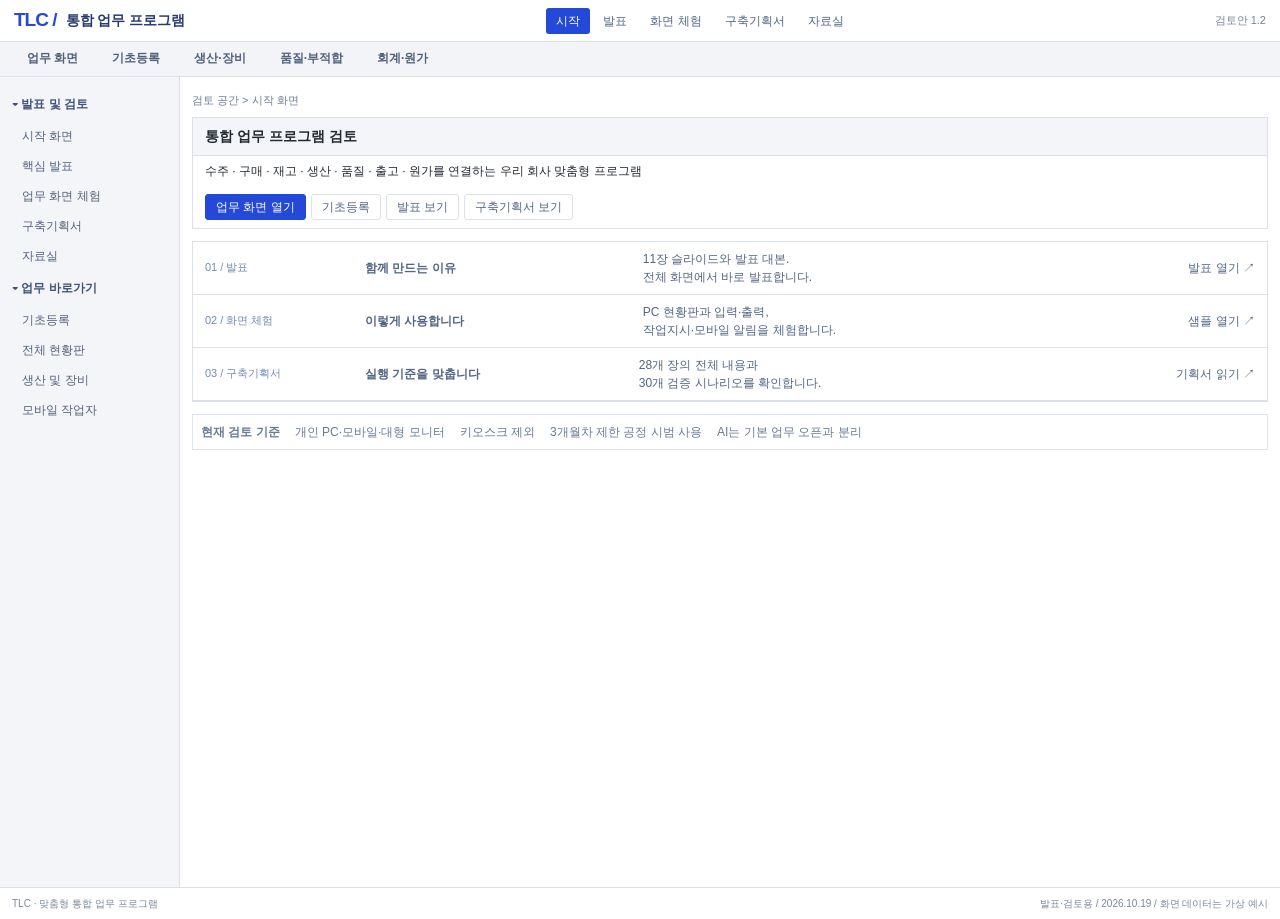
<file: index.html>
<!doctype html><html lang="ko"><head><meta charset="utf-8"><meta name="viewport" content="width=device-width,initial-scale=1"><meta name="description" content="TLC 맞춤형 통합 업무 프로그램 발표·샘플 화면·구축기획서 검토"><title>TLC · 통합 업무 프로그램 발표·검토</title><link rel="stylesheet" href="style.css?v=20261020"></head><body class="portal">
<header class="top"><a class="brand" href="#home"><b>TLC<span> / </span></b><span>통합 업무 프로그램</span></a><nav aria-label="주 메뉴"><button data-view="home">시작</button><button data-view="presentation">발표</button><button data-view="demo">화면 체험</button><button data-view="plan">구축기획서</button><button data-view="resources">자료실</button></nav><span class="edition">검토안 1.2</span></header>
<div class="erp-topnav"><a href="demo.html">업무 화면</a><a href="master.html">기초등록</a><a href="demo.html?module=production">생산·장비</a><a href="demo.html?module=quality">품질·부적합</a><a href="demo.html?module=finance">회계·원가</a></div><div class="portal-frame"><aside class="portal-tree"><h3>▾ 발표 및 검토</h3><button data-view="home">시작 화면</button><button data-view="presentation">핵심 발표</button><button data-view="demo">업무 화면 체험</button><button data-view="plan">구축기획서</button><button data-view="resources">자료실</button><h3>▾ 업무 바로가기</h3><a href="master.html">기초등록</a><a href="demo.html">전체 현황판</a><a href="demo.html?module=production">생산 및 장비</a><a href="demo.html?module=mobile">모바일 작업자</a></aside><main>
<section id="home" class="view"><div class="erp-crumb">검토 공간 &gt; 시작 화면</div><div class="erp-welcome"><h1>통합 업무 프로그램 검토</h1><p>수주 · 구매 · 재고 · 생산 · 품질 · 출고 · 원가를 연결하는 우리 회사 맞춤형 프로그램</p><div class="actions"><a class="button primary" href="demo.html">업무 화면 열기</a><a class="button" href="master.html">기초등록</a><button data-view="presentation">발표 보기</button><button data-view="plan">구축기획서 보기</button></div></div><div class="entrygrid"><button class="entry" data-view="presentation"><span class="num">01 / 발표</span><h3>함께 만드는 이유</h3><p>11장 슬라이드와 발표 대본.<br>전체 화면에서 바로 발표합니다.</p><span>발표 열기 ↗</span></button><button class="entry" data-view="demo"><span class="num">02 / 화면 체험</span><h3>이렇게 사용합니다</h3><p>PC 현황판과 입력·출력,<br>작업지시·모바일 알림을 체험합니다.</p><span>샘플 열기 ↗</span></button><button class="entry" data-view="plan"><span class="num">03 / 구축기획서</span><h3>실행 기준을 맞춥니다</h3><p>28개 장의 전체 내용과<br>30개 검증 시나리오를 확인합니다.</p><span>기획서 읽기 ↗</span></button></div><div class="scope"><strong>현재 검토 기준</strong><span>개인 PC·모바일·대형 모니터</span><span>키오스크 제외</span><span>3개월차 제한 공정 시범 사용</span><span>AI는 기본 업무 오픈과 분리</span></div></section>
<section id="presentation" class="view" hidden><div class="sectionhead"><div><span class="eyebrow">01 / PRESENTATION</span><h1>5분 핵심 발표</h1><p>기존 PPT 11장을 그대로 확인합니다. 세부 실행 기준은 구축기획서 1.2판을 따릅니다.</p></div><a class="button" href="assets/TLC_Presentation.pptx" download>PPT 내려받기 ↓</a></div><div id="presentArea" class="presentarea"><div class="slidemeta"><span id="stage"></span><strong id="slideCount"></strong></div><img id="slideImage" alt=""><div class="slidecontrols"><button id="prev" aria-label="이전 슬라이드">← 이전</button><span id="slideTitle"></span><button id="next" aria-label="다음 슬라이드">다음 →</button><button id="slideFull">전체 화면 ⛶</button></div><div id="slideDots" class="dots"></div></div><div class="presentbottom"><details class="speaker"><summary>현재 페이지 발표 대본 보기</summary><p id="speakerText"></p></details><div class="timer"><span>발표 연습</span><strong id="clock">00:00</strong><button id="timerToggle">타이머 시작</button><button id="timerReset">초기화</button></div></div><p class="hint">← → 방향키로 이동 · F 전체 화면 · Esc 전체 화면 종료. 10쪽 일정은 상세 기획서의 조기 시범 운영 계획과 함께 설명하세요.</p></section>
<section id="demo" class="view" hidden><div class="sectionhead"><div><span class="eyebrow">02 / INTERACTIVE SAMPLE</span><h1>직접 눌러보는 업무 화면</h1><p>가상 데이터로 동작하는 샘플입니다. 실제 저장·휴대전화 푸시·회계 연계는 연결되지 않습니다.</p></div><button id="demoReset">샘플 초기화 ↺</button></div><div class="demoguide"><a class="button" href="master.html" target="_blank" rel="noopener">기초등록 ↗</a><strong>추천 체험</strong><button data-module="home">① 20품목·8주 현황</button><button data-module="production">장비 40대 보기</button><button data-module="production" data-tab="입력">② 작업지시 발행</button><button data-module="mobile">③ 모바일 확인·실적</button><button data-module="purchase" data-tab="입력">④ 발주 입력·출력</button><button data-module="finance">⑤ 원가·자금</button></div><div class="demotool"><span>입력 예: 작업지시 20개 발행 → 지시 확인 → 작업 시작 → 실적 기록</span><div><a class="button" href="demo.html" target="_blank" rel="noopener">새 창 ↗</a><button id="demoFull">화면만 크게 ⛶</button></div></div><iframe id="demoFrame" src="demo.html" title="TLC 업무 화면 작동 샘플"></iframe><p class="hint">샘플은 주요 사용 흐름을 설명합니다. 도면 개정·잔재·외주 직송 등 1.2판 전체 규칙이 구현된 운영 시스템은 아닙니다. 새로고침하면 샘플 입력이 초기화됩니다.</p></section>
<section id="plan" class="view" hidden><div class="sectionhead"><div><span class="eyebrow">03 / MASTER PLAN</span><h1>전체 구축기획서 <small>1.2</small></h1><p>업무 흐름부터 운영 정착까지. 검색하거나 장별로 읽고 검토 메모를 남기세요.</p></div><a class="button" href="assets/TLC_Plan_v1.2.md" download>전체 MD 내려받기 ↓</a></div><div class="planlayout"><aside class="plantoc"><label for="planSearch">기획서 전체 검색</label><input id="planSearch" type="search" placeholder="예: 원가, 도면, 알림"><span id="searchCount"></span><div id="chapterList"></div></aside><div class="docmain"><div class="docnav"><span id="chapterCount"></span><button id="docPrint">이 장 인쇄</button></div><article id="docContent"></article><div class="docpager"><button id="chapterPrev">← 이전 장</button><button id="chapterNext">다음 장 →</button></div><section class="reviewnote"><h3>이 장의 검토 메모</h3><p>이 브라우저에만 저장됩니다. 다른 사람과 자동 공유되지 않습니다.</p><textarea id="reviewText" placeholder="담당자, 결정할 기준, 현장에서 확인할 내용을 기록하세요."></textarea><div><span id="noteStatus" role="status"></span><button id="exportNotes">전체 메모 내려받기 ↓</button></div></section></div></div></section>
<section id="resources" class="view" hidden><div class="sectionhead"><div><span class="eyebrow">04 / LIBRARY</span><h1>회의 전후에 필요한 자료</h1><p>발표는 간결하게, 실행 기준은 구체적으로 확인합니다.</p></div></div><div class="downloadlist"><a href="assets/TLC_Presentation.pptx" download><span class="filetag">PPTX</span><div><h2>통합 업무 프로그램 발표 자료</h2><p>기존 발표 자료 · 11장 · 약 5분</p></div><span>↓</span></a><a href="assets/TLC_Plan_v1.2.md" download><span class="filetag">MD</span><div><h2>전체 구축기획서 1.2</h2><p>28개 장 · 30개 검증 시나리오 · 키오스크 제외</p></div><span>↓</span></a></div><div class="reviewguide"><h2>검토 회의는 이 순서로</h2><ol><li><b>무엇을 만들지</b> 발표 자료와 전체 현황을 확인합니다.</li><li><b>현장에서 쓸 수 있을지</b> 작업지시·모바일·발주 화면을 체험합니다.</li><li><b>기준이 맞는지</b> 기획서 7·8·10·11·13·20장을 확인합니다.</li><li><b>누가 결정할지</b> 26장 결정 목록으로 담당과 기한을 정합니다.</li></ol><button data-view="plan" data-chapter="26">26장 결정 목록 열기 →</button></div></section>
</main></div><footer><span>TLC · 맞춤형 통합 업무 프로그램</span><span>발표·검토용 / 2026.10.19 / 화면 데이터는 가상 예시</span></footer><div id="toast" role="status"></div><script src="data.js"></script><script src="app.js"></script></body></html>
</file>
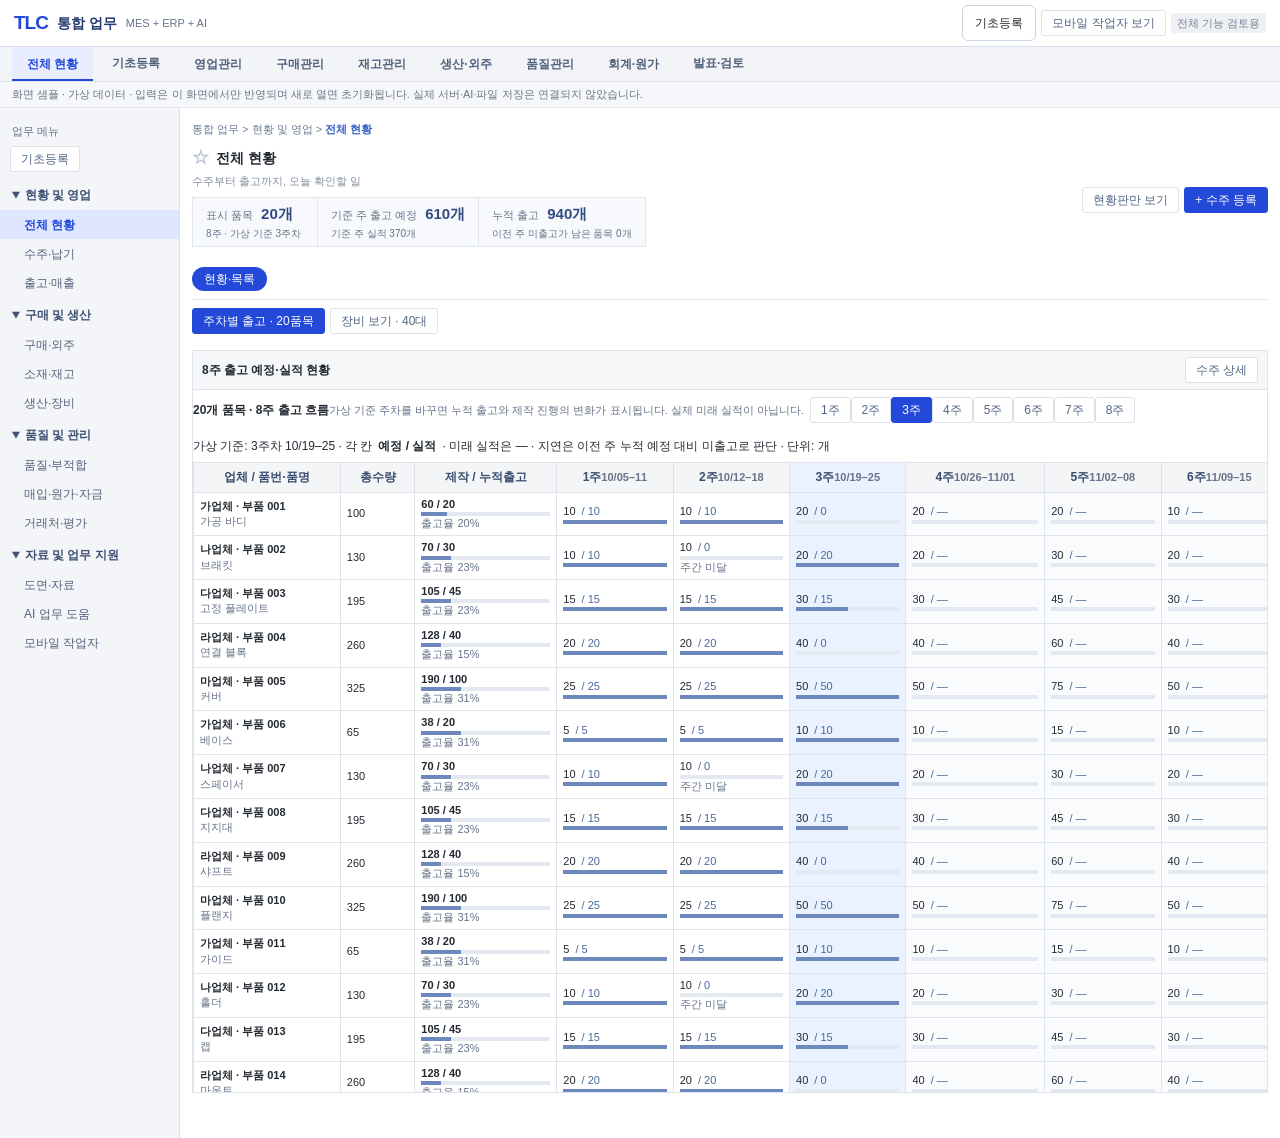
<file: demo.html>
<!doctype html><html lang="ko"><meta charset="utf-8"><meta name="viewport" content="width=device-width,initial-scale=1"><title>TLC 통합 업무</title><link rel="stylesheet" href="erp.css?v=20261020"><div id="tlc-dispatch-preview">
 
 <header class="mast"><div class="logo"><b>TLC</b> 통합 업무<div><small style="font-size:11px;font-weight:400;display:block">MES + ERP + AI</small></div></div><div class="actions"><a href="master.html" style="padding:8px 12px;border:1px solid #cbd5df;border-radius:6px;color:inherit;text-decoration:none">기초등록</a><button data-go="mobile">모바일 작업자 보기</button><span class="tag gray">전체 기능 검토용</span></div></header><div class="erp-topnav"><button data-go="home">전체 현황</button><a href="master.html">기초등록</a><button data-go="orders">영업관리</button><button data-go="purchase">구매관리</button><button data-go="inventory">재고관리</button><button data-go="production">생산·외주</button><button data-go="quality">품질관리</button><button data-go="finance">회계·원가</button><a href="index.html">발표·검토</a></div>
 <div class="sample">화면 샘플 · 가상 데이터 · 입력은 이 화면에서만 반영되며 새로 열면 초기화됩니다. 실제 서버·AI·파일 저장은 연결되지 않았습니다.</div>
 <div class="shell" id="tlc-shell"><aside id="tlc-nav" aria-label="업무 메뉴"></aside><main><div id="tlc-head"></div><div id="tlc-tabs" class="tabs"></div><div id="tlc-content"></div></main></div>
 <div id="tlc-toast" role="status" aria-live="polite"></div>
 <script>
 (()=>{
 const root=document.getElementById('tlc-dispatch-preview'),$=id=>root.querySelector('#'+id),esc=s=>String(s??'').replace(/[&<>"']/g,c=>({'&':'&amp;','<':'&lt;','>':'&gt;','"':'&quot;',"'":'&#39;'}[c]));
 const money=n=>Math.round(n).toLocaleString('ko-KR'),tag=(t,c='')=>`<span class="tag ${c}">${esc(t)}</span>`;
 const modules=[['home','전체 현황','수주부터 출고까지, 오늘 확인할 일'],['orders','수주·납기','업체·품번·주차별 출고 계획과 진행'],['purchase','구매·외주','발주부터 입고까지, 남은 수량과 일정'],['inventory','소재·재고','소재 위치와 수량, 검사 상태를 함께 확인'],['production','생산·장비','공장별 장비와 가공품, 작업자 현황'],['quality','품질·부적합','검사 대기와 불량 처리, 재발방지'],['shipping','출고·매출','출고 가능 수량과 실제 납품 기록'],['finance','매입·원가·자금','주문별 비용과 손익, 받을 돈과 줄 돈'],['partners','거래처·평가','거래 기록에 근거한 업체 관리'],['documents','도면·자료','업무에 연결된 승인 자료와 개정 이력'],['ai','AI 업무 도움','문서 읽기·자료 검색·보고 초안'],['mobile','모바일 작업자','오늘 내 작업과 간단한 실적 기록']];
 let page='home',tab='현황',board=false,plant='전체',orderCount=20;
 let instruction=null,noticeOpen=false,sequence=0;
window.addEventListener('message',e=>{if(e.origin!==location.origin||!e.data||e.data.type!=='tlc-module')return; if(!modules.some(m=>m[0]===e.data.page))return;page=e.data.page;tab=e.data.tab==='입력'?'입력':'현황';board=false;draw();});
 const st={running:false,paused:false,good:60,bad:2,ship:20,ready:10,poQty:100,poPrice:12000,poPartner:'한빛소재',poName:'알루미늄 소재',poDate:'2026-10-23',savedPO:null,record:null,log:[],ncr:1};
 const pending=()=>100-st.good-st.bad,workProgress=()=>st.good+st.bad;
 function toast(t){$('tlc-toast').textContent=t}
 function panel(title,body,extra=''){return `<section class="panel"><div class="panelhead"><h3>${title}</h3>${extra}</div>${body}</section>`}
 function table(head,rows){return `<div class="scroll"><table><thead><tr>${head.map(h=>`<th>${h}</th>`).join('')}</tr></thead><tbody>${rows.map(r=>`<tr>${r.map(c=>`<td>${c}</td>`).join('')}</tr>`).join('')}</tbody></table></div>`}
 function tiles(data){return `<div class="tiles">${data.map(d=>`<div class="tile"><small>${d[0]}</small><strong>${d[1]}</strong><small>${d[2]}</small></div>`).join('')}</div>`}
 function field(name,label,type='text',value='',options){return `<label>${label}${options?`<select name="${name}">${options.map(v=>`<option value="${esc(v)}"${v===value?' selected':''}>${esc(v)}</option>`).join('')}</select>`:`<input name="${name}" type="${type}" value="${esc(value)}" ${type==='number'?'min="0" step="1"':''} required>`}</label>`}
 function form(title,fields,kind,button='기록 저장'){return panel(title,`<form class="pad" data-kind="${kind}"><div class="formgrid">${fields}</div><div class="formfoot"><small>필수 항목 확인 후 샘플 기록에 반영</small><button class="primary" type="submit">${button}</button></div></form>`)}
 function draw(){
 const m=modules.find(x=>x[0]===page);
 const groups=[['현황 및 영업',['home','orders','shipping']],['구매 및 생산',['purchase','inventory','production']],['품질 및 관리',['quality','finance','partners']],['자료 및 업무 지원',['documents','ai','mobile']]];
 $('tlc-nav').innerHTML='<small>업무 메뉴</small><a class="button" href="master.html" style="margin:0 10px 8px">기초등록</a>'+groups.map(([name,ids])=>`<details open><summary>${name}</summary>${ids.map(id=>{const x=modules.find(m=>m[0]===id);return `<button data-go="${id}" class="${page===id?'on':''}" ${page===id?'aria-current="page"':''}>${x[1]}</button>`}).join('')}</details>`).join('');
 const group=groups.find(g=>g[1].includes(page));
 document.querySelectorAll('.erp-topnav [data-go]').forEach(b=>b.classList.toggle('on',b.dataset.go===page));
 $('tlc-shell').className='shell'+(board?' boardonly':'');
 $('tlc-head').innerHTML=`<div class="erp-crumb">통합 업무 &gt; ${group[0]} &gt; <b>${m[1]}</b></div><div class="heading"><div><h2>${m[1]}</h2><p class="muted subtitle">${m[2]}</p></div><div class="actions">${page==='home'||page==='orders'||page==='production'?`<button data-action="board">${board?'메뉴 다시 보기':'현황판만 보기'}</button>`:''}${page!=='mobile'&&page!=='ai'?`<button class="primary" data-tab="입력">+ ${page==='home'?'수주 등록':page==='production'?'작업지시 작성':'새 기록'}</button>`:''}</div></div>`;
 const tabs=page==='mobile'||page==='ai'?[]:page==='home'?['현황']:['현황','입력','출력'];
 $('tlc-tabs').innerHTML=tabs.map(t=>`<button data-tab="${t}" class="${tab===t?'on':''}" aria-pressed="${tab===t}">${t==='현황'?'현황·목록':t==='입력'?'입력·처리':'출력·미리보기'}</button>`).join('');$('tlc-tabs').hidden=!tabs.length;
 $('tlc-content').innerHTML=page==='mobile'?mobile():page==='ai'?ai():tab==='입력'?entry():tab==='출력'?output():overview();
 if(page==='home'&&tab==='현황'){const summary=$('tlc-content').querySelector('.compact-summary');if(summary){$('tlc-head').querySelector('.heading > div').appendChild(summary);$('tlc-head').classList.add('compact-head')}}else $('tlc-head').classList.remove('compact-head');
 }

 let dashboardView='ship',machineState='전체',sampleWeek=2;
 const weekLabels=['10/05–11','10/12–18','10/19–25','10/26–11/01','11/02–08','11/09–15','11/16–22','11/23–29'];
 const orderSamples=[{"id": 1, "part": "부품 001", "name": "가공 바디", "partner": "가업체", "total": 100, "plan": [10, 10, 20, 20, 20, 10, 10, 0], "actual": [10, 10, 0, 20, 20, 20, 10, 10]}, {"id": 2, "part": "부품 002", "name": "브래킷", "partner": "나업체", "total": 130, "plan": [10, 10, 20, 20, 30, 20, 10, 10], "actual": [10, 0, 20, 20, 40, 20, 10, 10]}, {"id": 3, "part": "부품 003", "name": "고정 플레이트", "partner": "다업체", "total": 195, "plan": [15, 15, 30, 30, 45, 30, 15, 15], "actual": [15, 15, 15, 30, 45, 45, 15, 15]}, {"id": 4, "part": "부품 004", "name": "연결 블록", "partner": "라업체", "total": 260, "plan": [20, 20, 40, 40, 60, 40, 20, 20], "actual": [20, 20, 0, 40, 60, 40, 60, 20]}, {"id": 5, "part": "부품 005", "name": "커버", "partner": "마업체", "total": 325, "plan": [25, 25, 50, 50, 75, 50, 25, 25], "actual": [25, 25, 50, 50, 75, 50, 25, 25]}, {"id": 6, "part": "부품 006", "name": "베이스", "partner": "가업체", "total": 65, "plan": [5, 5, 10, 10, 15, 10, 5, 5], "actual": [5, 5, 10, 10, 15, 10, 5, 5]}, {"id": 7, "part": "부품 007", "name": "스페이서", "partner": "나업체", "total": 130, "plan": [10, 10, 20, 20, 30, 20, 10, 10], "actual": [10, 0, 20, 20, 40, 20, 10, 10]}, {"id": 8, "part": "부품 008", "name": "지지대", "partner": "다업체", "total": 195, "plan": [15, 15, 30, 30, 45, 30, 15, 15], "actual": [15, 15, 15, 30, 45, 45, 15, 15]}, {"id": 9, "part": "부품 009", "name": "샤프트", "partner": "라업체", "total": 260, "plan": [20, 20, 40, 40, 60, 40, 20, 20], "actual": [20, 20, 0, 40, 60, 40, 60, 20]}, {"id": 10, "part": "부품 010", "name": "플랜지", "partner": "마업체", "total": 325, "plan": [25, 25, 50, 50, 75, 50, 25, 25], "actual": [25, 25, 50, 50, 75, 50, 25, 25]}, {"id": 11, "part": "부품 011", "name": "가이드", "partner": "가업체", "total": 65, "plan": [5, 5, 10, 10, 15, 10, 5, 5], "actual": [5, 5, 10, 10, 15, 10, 5, 5]}, {"id": 12, "part": "부품 012", "name": "홀더", "partner": "나업체", "total": 130, "plan": [10, 10, 20, 20, 30, 20, 10, 10], "actual": [10, 0, 20, 20, 40, 20, 10, 10]}, {"id": 13, "part": "부품 013", "name": "캡", "partner": "다업체", "total": 195, "plan": [15, 15, 30, 30, 45, 30, 15, 15], "actual": [15, 15, 15, 30, 45, 45, 15, 15]}, {"id": 14, "part": "부품 014", "name": "마운트", "partner": "라업체", "total": 260, "plan": [20, 20, 40, 40, 60, 40, 20, 20], "actual": [20, 20, 0, 40, 60, 40, 60, 20]}, {"id": 15, "part": "부품 015", "name": "링", "partner": "마업체", "total": 325, "plan": [25, 25, 50, 50, 75, 50, 25, 25], "actual": [25, 25, 50, 50, 75, 50, 25, 25]}, {"id": 16, "part": "부품 016", "name": "슬리브", "partner": "가업체", "total": 65, "plan": [5, 5, 10, 10, 15, 10, 5, 5], "actual": [5, 5, 10, 10, 15, 10, 5, 5]}, {"id": 17, "part": "부품 017", "name": "블록 A", "partner": "나업체", "total": 130, "plan": [10, 10, 20, 20, 30, 20, 10, 10], "actual": [10, 0, 20, 20, 40, 20, 10, 10]}, {"id": 18, "part": "부품 018", "name": "블록 B", "partner": "다업체", "total": 195, "plan": [15, 15, 30, 30, 45, 30, 15, 15], "actual": [15, 15, 15, 30, 45, 45, 15, 15]}, {"id": 19, "part": "부품 019", "name": "패널", "partner": "라업체", "total": 260, "plan": [20, 20, 40, 40, 60, 40, 20, 20], "actual": [20, 20, 0, 40, 60, 40, 60, 20]}, {"id": 20, "part": "부품 020", "name": "어댑터", "partner": "마업체", "total": 325, "plan": [25, 25, 50, 50, 75, 50, 25, 25], "actual": [25, 25, 50, 50, 75, 50, 25, 25]}];
 function actualSeries(o){let a=[...o.actual];if(o.id===1){a[2]=st.ship-20;let remain=o.total;return a.map(v=>{let n=Math.min(v,remain);remain-=n;return n})}return a}
 function shipmentInfo(o){let a=actualSeries(o),done=a.slice(0,sampleWeek+1).reduce((x,y)=>x+y,0),due=o.plan.slice(0,sampleWeek).reduce((x,y)=>x+y,0),late=Math.max(0,due-done);let status=done===o.total?'출고 완료':late>0?'납기 지연':o.id%5===4&&sampleWeek<5?'품질 보류':o.id%5===3&&sampleWeek<4?'외주 진행':'정상 진행';let made=sampleWeek===2&&o.id===1?st.good:Math.min(o.total,done+Math.round((o.total-done)*(sampleWeek+2)/10));return{a,done,late,status,made}}
 function weekControls(){return `<div class="weektools"><div><b>20개 품목 · 8주 출고 흐름</b><small>가상 기준 주차를 바꾸면 누적 출고와 제작 진행의 변화가 표시됩니다. 실제 미래 실적이 아닙니다.</small></div><div>${weekLabels.map((w,i)=>`<button data-week="${i}" class="${sampleWeek===i?'on':''}">${i+1}주</button>`).join('')}</div></div><div class="weeklegend">가상 기준: ${sampleWeek+1}주차 ${weekLabels[sampleWeek]} · 각 칸 <b>예정 / 실적</b> · 미래 실적은 — · 지연은 이전 주 누적 예정 대비 미출고로 판단 · 단위: 개</div>`}
 function weekly(){let snapshots=orderSamples.map(shipmentInfo),pt=weekLabels.map((_,w)=>orderSamples.reduce((n,o)=>n+o.plan[w],0)),at=weekLabels.map((_,w)=>snapshots.reduce((n,o)=>n+o.a[w],0));return weekControls()+`<div class="weeklyscroll"><table class="weeklytable"><thead><tr><th>업체 / 품번·품명</th><th>총수량</th><th>제작 / 누적출고</th>${weekLabels.map((w,i)=>`<th class="${i===sampleWeek?'currentweek':''}">${i+1}주<small>${w}</small></th>`).join('')}<th>진행 상태</th></tr></thead><tbody>${orderSamples.map((o,j)=>{let x=snapshots[j];return `<tr data-order-row="${o.id}"><td><b>${o.partner} · ${o.part}</b><small>${o.name}</small></td><td>${o.total}</td><td><b>${x.made} / ${x.done}</b><div class="bar"><i style="width:${x.done/o.total*100}%"></i></div><small>출고율 ${Math.round(x.done/o.total*100)}%</small></td>${o.plan.map((n,w)=>`<td class="${w===sampleWeek?'currentweek':''} ${w>sampleWeek?'futureweek':''}"><span class="weeknums">${n} <em>/ ${w<=sampleWeek?x.a[w]:'—'}</em></span><div class="minibar"><i style="width:${w<=sampleWeek&&n?Math.min(100,x.a[w]/n*100):0}%"></i></div>${w<sampleWeek&&x.a[w]<n?'<small>주간 미달</small>':''}</td>`).join('')}<td>${tag(x.status,x.late?'bad':x.status==='품질 보류'?'warn':'')}<small>${x.late?'이전 주 미출고 '+x.late+'개':x.status==='출고 완료'?'전체 납품 완료':'잔량 '+(o.total-x.done)+'개'}</small></td></tr>`}).join('')}</tbody><tfoot><tr><th>20품목 합계</th><th>${orderSamples.reduce((n,o)=>n+o.total,0)}</th><th>${snapshots.reduce((n,o)=>n+o.made,0)} / ${snapshots.reduce((n,o)=>n+o.done,0)}</th>${pt.map((n,w)=>`<th>${n} / ${w<=sampleWeek?at[w]:'—'}</th>`).join('')}<th>가상 시나리오</th></tr></tfoot></table></div>`}
 function compactTiles(data){return tiles(data).replace('class="tiles"','class="tiles compact-summary"')}
 function shipmentSummary(){let xs=orderSamples.map(shipmentInfo);return compactTiles([['표시 품목','20개',`8주 · 가상 기준 ${sampleWeek+1}주차`],['기준 주 출고 예정',orderSamples.reduce((n,o)=>n+o.plan[sampleWeek],0)+'개',`기준 주 실적 ${xs.reduce((n,x)=>n+x.a[sampleWeek],0)}개`],['누적 출고',xs.reduce((n,x)=>n+x.done,0)+'개',`이전 주 미출고가 남은 품목 ${xs.filter(x=>x.late>0).length}개`]])}
 function machineSamples(){const statuses=['작업 대기','수리 중','가공 중','무인 가동','셋업 중','가공 중','품질 보류','가공 중','비가동','가공 중','가공 중','셋업 중','무인 가동','수리 중','가공 중','작업 대기','가공 중','비가동','가공 중','무인 가동'];const workers=['김작업','박작업','이작업','최작업','정작업','한작업','윤작업','서작업'];return Array.from({length:40},(_,i)=>{let o=orderSamples[i%20],state=statuses[i%20],person=workers[i%8],machinePlant=i<20?'1공장':'2공장',num=String(i%20+1).padStart(2,'0');if(i===0){state=st.paused?'중단':st.running?'가공 중':'작업 대기';if(instruction)person=instruction.worker}let q=i===0?st.good:Math.floor(o.total*(.25+(i%6)*.1)),bad=i===0?st.bad:i%7===0?2:0;return{plant:machinePlant,num,state,person,o,qty:q,bad,process:['1차 가공','2차 가공','정삭','홀 가공'][i%4],issue:state==='수리 중'?(i===1?'스핀들 점검 · 담당 이설비 · 10/21 복구 예정':'냉각장치 점검 · 담당 박설비 · 10/22 복구 예정'):state==='품질 보류'?'초품 치수 재확인 · 품질 승인 대기':state==='비가동'?'배정 작업 없음 · 다음 계획 대기':state==='셋업 중'?'공구·치구 준비 및 초품 확인':state==='작업 대기'?'작업지시 확인 또는 소재 투입 대기':state==='무인 가동'?'무인 가공 계획 · 실제 상태는 현장 확인':'작업지시 기준 생산 진행'};})}
 function machineBoard(){let all=machineSamples(),ms=all.filter(x=>(plant==='전체'||x.plant===plant)&&(machineState==='전체'||x.state===machineState));let count=t=>all.filter(x=>t.includes(x.state)).length;return compactTiles([['등록 장비','40대','1공장 20대 · 2공장 20대'],['가동',count(['가공 중','무인 가동'])+'대',`무인 가동 ${count(['무인 가동'])}대 포함`],['수리·보류·비가동',count(['수리 중','품질 보류','비가동','중단'])+'대','대기·셋업은 별도 상태']])+`<div class="machinefilters"><div>${['전체','1공장','2공장'].map(x=>`<button data-plant="${x}" class="${plant===x?'on':''}">${x}</button>`).join('')}</div><div>${['전체','가공 중','무인 가동','셋업 중','작업 대기','수리 중','품질 보류','비가동','중단'].map(x=>`<button data-machine-state="${x}" class="${machineState===x?'on':''}">${x}</button>`).join('')}</div><small>표시 ${ms.length} / 40대 · 가상 상태 기준 2026.10.19 09:00 · 작업 001은 직접 입력에 반영</small></div><div class="machinegrid expanded">${ms.map(x=>{let inactive=['수리 중','비가동'].includes(x.state),c=['수리 중','품질 보류','중단'].includes(x.state)?'bad':x.state==='셋업 중'||x.state==='작업 대기'?'warn':x.state==='비가동'?'gray':'';return `<div class="machine" data-state="${x.state}" data-machine-id="${x.plant}-${x.num}"><div class="machinehead"><h3>${x.plant} ${x.num}호기</h3>${tag(x.state,c)}</div><small>${x.num%2?'MCT':'CNC'} · ${x.process}</small><p><b>${inactive?'현재 가공품 없음':x.o.part+' · '+x.o.name}</b><small style="display:block">${inactive?'배정 해제 / 복구 후 계획 확인':x.o.partner+' · 작업 '+String(x.o.id).padStart(3,'0')}</small></p><p>${inactive?'관리 담당':'운용 작업자'} <b>${inactive?'이설비':x.person}</b></p>${inactive?'':`<div class="bar"><i style="width:${x.qty/x.o.total*100}%"></i></div><small>양품 ${x.qty} / 계획 ${x.o.total}개 · 불량 ${x.bad}개</small>`}<div class="machineissue">${x.issue}</div><small>가상 예시 · ${x.plant==='1공장'&&x.num==='01'?'입력 연동':'09:00 기록'}</small></div>`}).join('')}</div>${!ms.length?'<div class="notice">선택한 조건의 장비가 없습니다.</div>':''}<div class="notice">입력 기반 장비 현황 샘플입니다. 미갱신과 비가동을 구분하며, 실제 장비 신호는 연결하지 않았습니다.</div>`}
 function overview(){
 if(page==='home')return `<div class="actions" style="margin-bottom:16px"><button data-dashboard="ship" class="${dashboardView==='ship'?'on':''}">주차별 출고 · 20품목</button><button data-dashboard="machines" class="${dashboardView==='machines'?'on':''}">장비 보기 · 40대</button></div>`+(dashboardView==='machines'?machineBoard():shipmentSummary()+panel('8주 출고 예정·실적 현황',weekly(),'<button data-go="orders">수주 상세</button>'));
 if(page==='orders')return panel('주차별 출고 예정·실적',weekly())+panel('주문 001 · 가업체 · 부품 001',`<div class="stepflow">${['수주 확정','자재 준비','가공 중','외주 예정','검사·출고'].map((x,i)=>`<span class="${i<3?'active':''}">${i+1} ${x}</span>`).join('')}</div><div class="scroll"><div class="gantt"><b>계획 일정</b><small>10/12–18</small><small>10/19–25</small><small>10/26–11/1</small><small>11/2–8</small><span>자재 준비</span><div class="gbar">입고·검사</div><div></div><div></div><div></div><span>가공·외주</span><div></div><div class="gbar" style="grid-column:span 2">현재 가공 → 외주 후처리</div><div></div><span>검사·출고</span><div></div><div class="gbar">부분 출고</div><div class="gbar">잔량 출고</div><div></div></div></div><div class="pad"><small>계획 예시 · 현재 주 미출고만으로 지연 판정하지 않습니다.</small></div>`);
 if(page==='purchase')return tiles([['발주 수량','100개','구매 발주 1건'],['입고 완료','40개','검사 결과 별도 확인'],['미입고 잔량','60개','10/23 예정']])+panel('구매·외주 진행',table(['구분 / 번호','업체','품목','발주 / 입고','예정일','상태'],[['구매 발주 001','한빛소재','알루미늄 소재','100 / 40개','10/23',tag('부분 입고','warn')],['외주 발주 001','정밀표면','부품 001 후처리','20 / 0개','10/26',tag('외주 진행')]]))+panel('간편 입력',`<div class="pad"><p>거래처와 품목을 불러와 수량·단가만 입력합니다.</p><p class="muted">저장한 발주서는 출력 탭에서 확인할 수 있습니다.</p><button class="primary" data-tab="입력">발주서 작성</button></div>`);
 if(page==='inventory')return tiles([['창고 보유','130개','아래 3개 보관 항목 합계'],['검사 대기','20개','사용 가능 재고와 구분'],['격리','10개','사용·출고 제한']])+panel('소재·재고 목록',table(['소재 / 식별번호','소유','보관 위치','수량','상태','자료'],[['알루미늄 소재<small>소재-101</small>','회사','1공장 A-01','100개',tag('사용 가능'),'성적서 연결'],['알루미늄 소재<small>소재-102</small>','고객사','2공장 B-03','20개',tag('검사 대기','warn'),'성적서 확인 중'],['알루미늄 소재<small>소재-103</small>','회사','격리 Q-01','10개',tag('격리','bad'),'부적합 002']]))+`<div class="notice">구매한 수량과 실제 생산에 사용한 수량을 구분해 원가에 반영합니다.</div>`;
 if(page==='production')return instructionPanel()+machineBoard();
 if(page==='quality')return tiles([['미처리 부적합',`${st.ncr}건`,'작업 001에 연결'],['작업 001 불량',`${st.bad}개`,'치수 초과 · 격리'],['재발방지','효과 확인 대기','다음 생산에서 확인']])+panel('부적합 처리',table(['번호 / 품목','유형·수량','현재 조치','담당','상태'],[['부적합 001<small>부품 001 / 작업 001</small>',`치수 초과 · ${st.bad}개`,'격리 Q-02 · 재작업 검토','품질 담당',tag('처리 승인 대기','bad')]]))+panel('처리와 재발방지',`<div class="stepflow"><span class="active">발견·기록</span><span class="active">사용·출고 제한</span><span>처리 승인</span><span>재검사</span><span>원인·개선</span><span>다음 생산 확인</span></div><div class="pad"><p>제품 처리 완료와 재발방지 완료를 따로 관리합니다.</p><button data-tab="입력">불량 기록 입력</button></div>`);
 if(page==='shipping')return tiles([['주문 001 출고 가능',`${st.ready}개`,'검사·승인 완료 수량'],['누적 출고',`${st.ship}개`,'주문 수량 100개'],['남은 납품',`${100-st.ship}개`,'출고 가능 수량과 구분']])+panel('출고 대상',table(['업체 / 품목','수주','누적 출고','출고 가능','다음 처리'],[['가업체 / 부품 001','100개',`${st.ship}개`,`${st.ready}개`,'수량 확인 후 출고 확정']]))+`<div class="notice">작업 양품 수량을 바로 출고하지 않습니다. 후속 공정과 검사·승인을 거친 수량만 출고할 수 있습니다.</div>`;
 if(page==='finance')return tiles([['주문 001 예상 매출','5,000,000원','100개 × 50,000원 · 세액 제외'],['예상 총원가','3,500,000원','확정 누적 280만원 + 잔여 예상 70만원'],['예상 관리손익','1,500,000원','30% · 회사 전체 순이익과 구분']])+panel('주문 001 원가 구성 · 예상 기준',table(['항목','예상 금액','반영 기준'],[['자재비','1,200,000원','실제 투입 수량과 적용 단가'],['외주비','800,000원','주문별 외주 비용'],['작업·장비비','1,000,000원','작업시간과 합의한 시간당 기준'],['공통비','500,000원','승인된 배분 기준']]))+panel('수금·지급 · 별도 예시 전표',table(['구분','거래처','전표금액','입금 / 지급','잔액','예정일'],[['매출 / 수금','가업체','1,100,000원','550,000원','550,000원','10/30'],['매입 / 지급','한빛소재','528,000원','0원','528,000원','10/31']]))+`<div class="notice">예상 손익·확정 매출·현금 입출금을 구분합니다. 실제 금액 화면은 승인된 역할에만 공개합니다.</div>`;
 if(page==='partners')return panel('거래처 목록',table(['업체','구분','담당','거래 상태','평가'],[['가업체','고객사','정영업','거래 중','고객 대응 이력'],['한빛소재','소재 공급','최구매','승인 업체',tag('평가 예정','warn')],['정밀표면','외주 후처리','김외주','승인 업체',tag('자료 부족','gray')]]))+panel('평가 기준안',`<div class="pad"><p>품질 40점 · 납기 30점 · 가격·거래조건 15점 · 대응 15점</p><p class="muted">평가 기간과 근거를 함께 표시합니다. 거래 기록이 부족하면 총점 확정을 보류합니다.</p></div>`);
 if(page==='documents')return panel('업무 자료',table(['자료','연결 업무','개정','상태','열람'],[['부품 001 도면','작업 001','3차',tag('승인본'),'<button data-action="doc">자료 정보</button>'],['소재-101 성적서','입고 001','1차',tag('확인 완료'),'<button data-action="doc">자료 정보</button>'],['치수 초과 사진','부적합 001','원본',tag('조치 연결','warn'),'<button data-go="quality">부적합 보기</button>']]))+panel('자료 사용 기준',`<div class="pad"><p>권한이 있는 자료만 조회 · 승인된 도면 버전을 작업에 연결</p><p class="muted">등록·열람·다운로드·개정 이력을 관리합니다. 외부 공유는 승인과 만료일을 적용합니다.</p></div>`);
 }
 function entry(){
 if(page==='purchase')return panel('구매 발주서 입력',`<form class="pad" data-kind="po"><div class="formgrid">${field('partner','거래처','text',st.poPartner)}${field('date','입고 예정일','date',st.poDate)}${field('item','품목','text',st.poName)}${field('qty','발주 수량 (개)','number',st.poQty)}${field('price','단가 (원)','number',st.poPrice)}${field('tax','부가세','text','10%',['10%','0%'])}</div><div class="notice" id="tlc-po-total">공급가액 ${money(st.poQty*st.poPrice)}원 · 부가세 ${money(st.poQty*st.poPrice*.1)}원 · 합계 ${money(st.poQty*st.poPrice*1.1)}원</div><div class="formfoot"><small>저장 후 출력 탭에서 같은 전표 확인</small><button type="submit" class="primary">저장하고 출력 보기</button></div></form>`);
 if(page==='orders')return form('수주 등록',field('partner','업체','text','다업체')+field('part','품번','text','부품 003')+field('qty','주문 수량 (개)','number',100)+field('date','납기','date','2026-11-06'),'order');
 if(page==='production')return form('작업지시 작성 · 생산관리 담당',field('order','주문·품목','text','주문 001 / 부품 001',['주문 001 / 부품 001'])+field('process','작업 공정','text','1차 가공',['1차 가공'])+field('machine','공장·장비','text','1공장 / 01호기',['1공장 / 01호기'])+field('worker','받을 작업자','text','김작업',['김작업','박작업'])+field('qty',`이번 지시 수량 (미제작 ${pending()}개)`,'number',Math.min(20,pending()))+field('due','완료 요청 일시','datetime-local','2026-10-20T17:00')+field('priority','우선순위','text','일반',['일반','긴급'])+field('drawing','적용 도면','text','부품 001 / 승인 3차',['부품 001 / 승인 3차'])+'<label class="full">작업 주의사항<textarea name="memo" rows="2">초품 검사 후 계속 작업. 치수 이상 시 중단하고 품질 담당자에게 확인.</textarea></label><div class="full notice">소재 준비·선행 공정·장비 사용 가능 여부를 확인한 뒤 전송합니다. 샘플은 입력한 작업자의 수신 화면으로 전환됩니다.</div>','assign','작업지시 보내기');
 if(page==='quality')return form('부적합 기록',field('job','작업','text','작업 001 / 부품 001')+field('type','불량유형','text','치수 초과',['치수 초과','외관 흠집','가공 누락','기타'])+field('qty','확인 불량 수량 (개)','number',st.bad)+field('location','격리 위치','text','Q-02')+'<label class="full">조치 메모<textarea name="memo" rows="3">사용·출고 제한 후 처리 방법 검토</textarea></label>','quality');
 if(page==='shipping')return form('출고 확정',field('order','출고 주문','text','주문 001 / 가업체')+field('qty',`출고 수량 (가능 ${st.ready}개)`,'number',Math.min(5,st.ready))+field('date','출고 일자','date','2026-10-19'),'ship','출고 기록 반영');
 if(page==='inventory')return form('입고 기록',field('item','소재','text','알루미늄 소재')+field('lot','소재 식별번호','text','소재-104')+field('qty','입고 수량 (개)','number',20)+field('location','보관 위치','text','입고검사 대기장'),'generic');
 if(page==='finance')return form('입금·지급 기록',field('type','구분','text','입금',['입금','지급'])+field('partner','거래처','text','가업체')+field('amount','금액 (원)','number',550000)+field('date','처리 일자','date','2026-10-19'),'generic');
 if(page==='partners')return form('거래처 등록',field('name','업체명','text','새 거래처')+field('type','구분','text','소재 공급',['소재 공급','외주 후처리','고객사'])+field('contact','담당자','text','홍담당')+field('status','거래 상태','text','검토 중',['검토 중','승인','중단']),'generic');
 if(page==='documents')return form('자료 등록 정보',field('name','자료명','text','부품 001 검사성적서')+field('link','연결 업무','text','검사 001')+field('version','개정','text','1차')+field('status','상태','text','검토 요청',['검토 요청','승인'])+'<div class="full attach">파일 업로드는 실제 시스템 연결 시 제공됩니다. 이 샘플에서는 자료 정보만 기록합니다.</div>','generic');
 return '';
 }
 function output(){
 if(page==='purchase'){
 const d=st.savedPO||{partner:st.poPartner,date:st.poDate,item:st.poName,qty:st.poQty,price:st.poPrice,tax:'10%'};const net=Number(d.qty)*Number(d.price),tax=net*(d.tax==='10%'?.1:0);
 return panel('발주서 미리보기',`<div class="sheet"><h2>발 주 서</h2><div class="split"><div><p>수신: ${esc(d.partner)}</p><p>입고 예정: ${esc(d.date)}</p><small>${st.savedPO?'저장된 샘플 전표':'작성 예시 · 아직 저장되지 않음'}</small></div><div><p>공급 요청: 티엘씨</p><p>문서번호: 구매-001</p><small>회사 상세정보는 실제 등록 정보 적용</small></div></div><br>${table(['품명','수량','단가','공급가액'],[[esc(d.item),esc(d.qty)+'개',money(d.price)+'원',money(net)+'원']])}<div class="money"><p>공급가액 ${money(net)}원</p><p>부가세 ${money(tax)}원</p><h3>합계 ${money(net+tax)}원</h3></div><p class="muted">납품 시 소재성적서 첨부 요청</p></div>`);
 }
 const titles={orders:'수주·납기 현황표',inventory:'소재관리대장',production:'생산실적 보고서',quality:'부적합 관리보고서',shipping:'출고·납품 현황표',finance:'원가·수금·지급 보고서',partners:'거래처 관리표',documents:'자료 등록대장'};
 return panel(titles[page],`<div class="pad"><p>출력 대상: ${modules.find(x=>x[0]===page)[1]} / 샘플 기준일 2026.10.19</p></div>${st.record&&st.record.page===page?table(['최근 입력 항목','입력값'],Object.entries(st.record.values).map(([k,v])=>[labelFor(k),esc(v)])):table(['확인 항목','내용'],page==='production'?[['작업','작업 001'],['양품',st.good+'개'],['불량',st.bad+'개'],['미제작',pending()+'개']]:[['대상 업무',modules.find(x=>x[0]===page)[1]],['기록 기준','입력·확정된 업무 내역'],['보고 범위','상세 보고서 구성 예시']])}<div class="pad"><small>출력 구성 샘플입니다. 실제 인쇄·PDF 발급은 운영 시스템에서 제공할 예정입니다.</small></div>`);
 }
 function labelFor(k){return ({partner:'거래처',part:'품번',qty:'수량',date:'일자',order:'주문',factory:'공장',machine:'장비',worker:'작업자',job:'작업',type:'구분',location:'위치',memo:'메모',item:'품목',lot:'식별번호',amount:'금액',name:'명칭',contact:'담당자',status:'상태',link:'연결 업무',version:'개정'})[k]||k}
 function mobile(){return `<div class="mobilearea"><section class="phone"><div style="display:flex;justify-content:space-between"><b>TLC 현장</b><small>${instruction?esc(instruction.worker)+' · '+esc(instruction.machine.split(' / ')[0]):'김작업 · 1공장'}</small></div><hr style="border:0;border-top:1px solid var(--edge);margin:15px 0"><h2>오늘 내 작업</h2>${notificationCard()}<p class="muted">작업 001 · ${instruction?esc(instruction.machine):'1공장 / 01호기'}</p><div class="tile"><div style="display:flex;justify-content:space-between"><b>부품 001 · 가공 바디</b>${tag(st.paused?'중단':st.running?'가공 중':'작업 대기',st.paused?'warn':'')}</div><p>가업체 · 주문 작업계획 100개</p>${instruction?`<p><b>이번 작업지시 ${instruction.qty}개</b> · 지시 실적 ${instruction.done}개</p>`:''}<div class="bar"><i style="width:${workProgress()}%"></i></div><p>양품 <b>${st.good}</b> · 불량 <b>${st.bad}</b> · 남음 <b>${pending()}</b></p><button data-action="drawing" style="width:100%">승인 도면 정보 확인</button></div><div class="mobilebuttons"><button data-action="start" class="primary" ${st.running||(instruction&&!instruction.ack)?'disabled':''}>${st.paused?'작업 다시 시작':'작업 시작'}</button><button data-action="pause" ${!st.running?'disabled':''}>잠시 멈춤</button></div><form data-kind="work" style="margin-top:16px"><div class="formgrid">${field('good','이번 양품 (개)','number',5)}${field('bad','이번 불량 (개)','number',0)}</div><label style="margin-top:12px">불량유형<select name="type"><option>치수 초과</option><option>외관 흠집</option><option>가공 누락</option></select></label><button class="primary" type="submit" style="width:100%;margin-top:14px" ${!st.running?'disabled':''}>수량 기록하고 작업 종료</button></form><p class="muted" style="font-size:12px;margin-top:15px">부분 작업도 기록할 수 있습니다.<br>실적은 전체·생산 현황에 함께 반영됩니다.</p></section><div class="mobilehelp"><div class="panel"><div class="panelhead"><h3>한 번 기록하고 함께 확인</h3></div><div class="pad"><div class="lineitem"><span>작업자</span><b>시작·중단·수량 기록</b></div><div class="lineitem"><span>생산관리</span><b>장비와 남은 작업 확인</b></div><div class="lineitem"><span>품질</span><b>불량 기록과 격리 확인</b></div><div class="lineitem"><span>관리자</span><b>전체 제작 진행 확인</b></div><button data-go="production">지시자 화면에서 확인 상태 보기</button></div></div><div class="panel"><div class="panelhead"><h3>샘플 활동 기록</h3></div><div class="pad">${st.log.length?st.log.slice(-5).reverse().map(x=>`<p>${esc(x)}</p>`).join(''):'<p class="muted">작업을 시작하고 수량을 기록해 보세요.</p>'}</div></div></div></div>`}

 function instructionState(){return !instruction?'지시 없음':instruction.done>=instruction.qty?'지시 수량 기록 완료':st.running?'작업 중':st.paused?'중단':instruction.ack?'확인 완료':instruction.read?'열람 · 확인 대기':'미확인'}
 function instructionPanel(){if(!instruction)return panel('작업지시와 수신 확인','<div class="pad"><p>입력 탭에서 작업지시를 보내면 작업자의 확인·시작 상태를 여기서 볼 수 있습니다.</p><button class="primary" data-tab="입력">작업지시 작성</button></div>');return panel('보낸 작업지시',table(['지시 / 받는 사람','장비·공정','지시 / 기록 수량','완료 요청','진행 상태'],[[`지시 ${instruction.id}<small>${esc(instruction.worker)}</small>`,`${esc(instruction.machine)}<small>${esc(instruction.process)}</small>`,`${instruction.qty} / ${instruction.done}개`,esc(instruction.due.replace('T',' ')),tag(instructionState(),instruction.ack?'':'warn')]])+`<div class="pad"><small>화면 내 알림 생성됨 · 실제 기기 푸시 전송은 미연결</small><p>읽음과 확인, 작업 시작을 각각 구분합니다.</p><button data-go="mobile">받는 작업자 화면 보기</button></div>`)}
 function notificationCard(){if(!instruction)return '<div class="notice">새 작업지시가 없습니다. 생산·장비 → 입력에서 지시를 보내보세요.</div>';let detail=noticeOpen?`<div class="pad"><p><b>${esc(instruction.order)}</b></p><p>${esc(instruction.process)} · ${instruction.qty}개</p><p>${esc(instruction.machine)}</p><p>완료 요청: ${esc(instruction.due.replace('T',' '))}</p><p>도면: ${esc(instruction.drawing)}</p><p>주의: ${esc(instruction.memo)}</p><p>지시자: 생산관리 담당</p>${instruction.ack?tag('작업지시 확인 완료'):'<button class="primary" data-action="ack" style="width:100%">내용 확인했습니다</button>'}</div>`:'';return `<section class="panel" style="margin-top:12px"><div class="pad" role="status"><b>${instruction.ack?'확인한 작업지시':'새 작업지시가 도착했습니다'}</b><p>지시 ${instruction.id} · ${esc(instruction.priority)} · ${instruction.qty}개</p><small>화면 내 알림 샘플</small><button data-action="open-notice" style="width:100%;margin-top:9px">${noticeOpen?'지시 내용 닫기':'작업지시 열기'}</button></div>${detail}</section>`}
 function ai(){return panel('AI 업무 도움',`<div class="pad"><div class="actions"><button data-ai="report">오늘 업무보고 초안</button><button data-ai="quality">유사 불량 찾기</button><button data-ai="doc">성적서 항목 읽기</button></div><div class="notice">응답 형태를 보여주는 고정 샘플입니다. GPT API를 호출하지 않습니다.</div><div id="tlc-ai-answer" class="aianswer" style="margin-top:16px">질문 예시를 선택하면 근거와 검토 항목이 있는 답변 샘플을 확인할 수 있습니다.</div></div>`)}
 root.addEventListener('click',e=>{
 const b=e.target.closest('button');if(!b)return;
 if(b.dataset.go){page=b.dataset.go;tab='현황';board=false;draw();return}
 if(b.dataset.tab){if(page==='home'){page='orders';tab='입력'}else tab=b.dataset.tab;draw();return}
 if(b.dataset.week!==undefined){sampleWeek=Number(b.dataset.week);draw();return}
 if(b.dataset.dashboard){dashboardView=b.dataset.dashboard;draw();return}
 if(b.dataset.machineState){machineState=b.dataset.machineState;draw();return}
 if(b.dataset.plant){plant=b.dataset.plant;draw();return}
 if(b.dataset.ai){const answers={report:`업무보고 초안 · 샘플 기록 기준\n\n작업 001: 양품 ${st.good}개, 불량 ${st.bad}개, 미제작 ${pending()}개입니다.\n이번 주 주문 001 출고 예정은 40개이며, 실출고는 ${st.ship-20}개입니다.\n\n확인할 일\n• 입고 예정일 확인: 구매 담당\n• 치수 초과 처리 방법 검토: 품질 담당\n• 02호기 복구 예정 확인: 장비 담당\n\n근거: 작업 001 / 출고 기록 / 부적합 001\n검토: 최신 기록과 담당자 확인 후 보고에 사용`,quality:'유사 불량 검색 결과 예시\n\n부품 001 · 치수 초과 · 부적합 001\n기록: 격리 Q-02, 재작업 승인 검토 중\n\n원인은 아직 확정되지 않았습니다. 측정 방법·공구 상태·도면 버전을 확인할 수 있습니다.\n근거: 부적합 기록과 검사 결과\n담당자 확인 전 원인이나 처리 방법을 확정하지 않습니다.',doc:'소재성적서 읽기 예시\n\n소재: 알루미늄 7075\n식별번호: 소재-101\n공급업체: 한빛소재\n\n확인 필요: 실제 원문과 입고정보 대조\n처리: 담당자가 수정·승인한 값만 저장\n\n현재는 예시 문구이며 파일을 분석하거나 저장하지 않았습니다.'};$('tlc-ai-answer').textContent=answers[b.dataset.ai];return}
 const a=b.dataset.action;
 if(a==='open-notice'){noticeOpen=!noticeOpen;if(instruction)instruction.read=true;draw();return}
 if(a==='ack'){if(instruction){instruction.ack=true;st.log.push('지시 '+instruction.id+' 내용 확인');draw();toast('작업지시 확인을 지시자 현황에 반영했습니다. 작업 시작은 별도로 눌러주세요.')}return}
 if(a==='board'){board=!board;draw()}
 if(a==='start'){if(instruction&&!instruction.ack){toast('작업지시 내용을 먼저 확인해주세요.');return}if(instruction&&instruction.done>=instruction.qty){toast('이번 작업지시 수량을 모두 기록했습니다. 새 지시를 확인해주세요.');return}st.running=true;st.paused=false;st.log.push('작업 001 시작');draw();toast('작업 시작을 샘플 현황에 반영했습니다.')}
 if(a==='pause'){st.running=false;st.paused=true;st.log.push('작업 001 중단 · 사유 확인 필요');draw();toast('중단 상태로 변경했습니다. 실제 화면에서는 중단 사유를 선택합니다.')}
 if(a==='drawing'||a==='doc')toast('자료 예시: 부품 001 승인 도면 3차 · 작업 001에 연결. 이 샘플에는 실제 도면 파일이 없습니다.');
 });
 root.addEventListener('input',e=>{const f=e.target.closest('form');if(f?.dataset.kind!=='po')return;const v=Object.fromEntries(Array.from(f.elements).filter(x=>x.name).map(x=>[x.name,x.value]));let net=Number(v.qty)*Number(v.price),tax=net*(v.tax==='10%'?.1:0);$('tlc-po-total').textContent=`공급가액 ${money(net)}원 · 부가세 ${money(tax)}원 · 합계 ${money(net+tax)}원`});
 root.addEventListener('submit',e=>{
 if(e.target.dataset.kind==='wk-filter')return;
 e.preventDefault();const f=e.target,v=Object.fromEntries(Array.from(f.elements).filter(x=>x.name).map(x=>[x.name,x.value]));
 if(Array.from(f.elements).some(x=>x.type==='number'&&(!Number.isFinite(Number(x.value))||Number(x.value)<0||!Number.isInteger(Number(x.value))))){toast('수량과 금액은 0 이상의 정수로 입력해주세요.');return}
 const kind=f.dataset.kind;
 if(kind==='assign'){
 const q=Number(v.qty);
 if(st.running){toast('현재 작업 진행 중입니다. 작업을 종료한 뒤 새 지시를 작성해주세요.');return}
 if(instruction&&instruction.done<instruction.qty){toast('기존 작업지시가 미완료입니다. 샘플에서는 완료 후 새 지시를 보낼 수 있습니다.');return}
 if(q<=0||q>pending()){toast('지시 수량은 1개 이상, 미제작 '+pending()+'개 이하여야 합니다.');return}
 if(!v.due){toast('완료 요청 일시를 입력해주세요.');return}
 instruction={...v,qty:q,id:String(++sequence).padStart(3,'0'),done:0,read:false,ack:false};noticeOpen=false;st.paused=false;st.log.push('지시 '+instruction.id+' 발행 · '+v.worker+' · '+q+'개');page='mobile';tab='현황';draw();toast('작업지시를 생성했습니다. 받는 작업자의 화면 내 알림을 표시합니다. 실제 휴대폰 푸시는 전송하지 않았습니다.');return;
 }

 if(kind==='work'){let g=Number(v.good),b=Number(v.bad);if(!st.running){toast('먼저 작업을 시작해주세요.');return}if(instruction&&g+b>instruction.qty-instruction.done){toast('이번 지시의 남은 수량 '+(instruction.qty-instruction.done)+'개 이내로 입력해주세요.');return}if(g+b<=0||g+b>pending()){toast(`이번 작업 수량은 1개 이상, 남은 ${pending()}개 이하여야 합니다.`);return}st.good+=g;st.bad+=b;if(instruction)instruction.done+=g+b;st.running=false;st.paused=false;st.log.push(`양품 ${g}개 · 불량 ${b}개 기록${b?' / '+v.type:''}`);draw();toast('작업 실적을 기록했습니다. 양품은 후속 공정·검사 대기로 반영됩니다.');return}
 if(kind==='ship'){const q=Number(v.qty);if(q<=0||q>st.ready){toast(`출고 가능 수량 ${st.ready}개 안에서 입력해주세요.`);return}st.ready-=q;st.ship+=q;st.log.push(`출고 ${q}개 기록`)}
 if(kind==='po'){if(Number(v.qty)<=0){toast('발주 수량은 1개 이상 입력해주세요.');return}st.savedPO=v;st.poQty=Number(v.qty);st.poPrice=Number(v.price);st.poPartner=v.partner;st.poDate=v.date;st.poName=v.item;tab='출력';draw();toast('발주서 샘플을 저장했습니다. 입력값으로 출력 미리보기를 구성했습니다.');return}
 if(kind==='order'){if(Number(v.qty)<=0){toast('수주 수량은 1개 이상 입력해주세요.');return}/* 등록 샘플은 출력 탭에서 확인 */}
 st.record={page,values:v};tab='출력';draw();toast(kind==='ship'?'출고 수량을 전체 현황에 반영했습니다.':'입력 내용을 출력 탭에 기록했습니다. 이 입력은 샘플 기록이며 다른 장부의 자동 집계는 구현하지 않았습니다.');
 });
// One closed operating week. These lots are separate from the forward-looking shipment scenario.
const wkNames=['한빛소재','새봄금속','다온특수강','늘푸른알루미늄','정우소재','서진스틸','미래비철','가온정밀','정밀표면','동해열처리','세움연마','푸른도금','태성가공','한결코팅','우리와이어','가업체','나업체','다업체','라업체','마업체'];
const wkDate=d=>'2026-10-'+String(d).padStart(2,'0'),wkId=(s,i)=>s+'-2610-'+String(i+1).padStart(3,'0');
const wkLots=orderSamples.map((o,i)=>{const received=80+i*5,used=50+i*2,good=used-(i%3===0?2:0),sent=Math.floor(good*.7),returned=i%4===0?sent-5:sent,bad=i%3===0?1:0,shipped=Math.max(0,returned-bad-5);return {i,part:o.part,name:o.name,customer:o.partner,lot:wkId('주간소재',i),job:wkId('주간작업',i),po:wkId('구매',i),out:wkId('외주',i),received,used,good,sent,returned,bad,shipped,ordered:received+(i%4===0?20:0),price:3200+(i%5)*800,unit:1800+(i%4)*350,supplier:wkNames[i%7],vendor:wkNames[7+i%8],material:['AL6061 · 30×60×100','S45C · Ø35×80','SUS304 · 25×50×90','AL7075 · 20×80×120'][i%4],machine:(i<10?'1공장':'2공장')+' '+String(i%10+1).padStart(2,'0')+'호기',worker:['김작업','박작업','이작업','최작업','정작업'][i%5]}});
const wkTitles={buy:'구매 발주대장',out:'외주 발주대장',stock:'소재관리대장',work:'생산실적 대장',inspect:'검사성적서',ncr:'부적합 관리보고서',partner:'거래처 평가표',ship:'거래명세서'};
const wkRows={buy:[],out:[],stock:[],work:[],inspect:[],ncr:[],partner:[],ship:[]};
const wkSum=(a,k)=>a.reduce((s,x)=>s+x[k],0);
for(const l of wkLots){const i=l.i;
wkRows.buy.push({번호:l.po,일자:wkDate(12),거래처:l.supplier,품번:l.part,품명:l.material,수량:l.ordered,입고:l.received,잔량:l.ordered-l.received,단가:l.price,공급가액:l.ordered*l.price,입고예정:wkDate(13),상태:l.ordered>l.received?'부분 입고 · 잔량 지연':'입고 완료',연결:l.lot,비고:'소재성적서 접수 · 단위 개 / 공급가액은 발주 기준'});
wkRows.out.push({번호:l.out,일자:wkDate(14),거래처:l.vendor,품번:l.part,품명:l.name,공정:['아노다이징','열처리','평면연마','도금'][i%4],수량:l.sent,회수:l.returned,잔량:l.sent-l.returned,단가:l.unit,공급가액:l.sent*l.unit,회수예정:wkDate(16),상태:l.sent>l.returned?'부분 회수 · 일정 확인':'회수 완료',연결:l.job,비고:'회수분 입고검사 후 출고 승인'});
wkRows.stock.push({번호:l.lot,일자:wkDate(13),거래처:l.supplier,품번:l.part,품명:l.material,기초:0,입고:l.received,투입:l.used,잔량:l.received-l.used,위치:(i<10?'1공장 A-':'2공장 B-')+String(i%10+1).padStart(2,'0'),상태:'사용 가능',연결:l.po,비고:'성적서 확인 완료 · 개별 절단 소재 기준'});
wkRows.work.push({번호:l.job,일자:wkDate(14),거래처:l.customer,품번:l.part,품명:l.name,장비:l.machine,작업자:l.worker,투입:l.used,양품:l.good,불량:l.used-l.good,외주출고:l.sent,공정재고:l.good-l.sent,작업시간:(2.5+i*.2).toFixed(1)+'시간',상태:'가공 완료',연결:l.lot,비고:'초품 확인 → 가공 → 자주검사 → 외주 인계'});
wkRows.inspect.push({번호:wkId('검사',i),일자:wkDate(16),거래처:l.vendor,품번:l.part,품명:l.name,검사수량:l.returned,합격:l.returned-l.bad,보류:l.bad,검사항목:'외경 / 홀 간격 / 외관',규격:'도면별 기준 적용',측정값:i%3===0?'외관 찍힘 발견':'치수 허용범위 이내',상태:l.bad?'선별 완료 · 불량 격리':'합격',연결:l.out,비고:l.bad?'양품만 출고 승인 / 격리 Q-'+String(i+1).padStart(2,'0'):'전수 외관검사 · 치수 표본 5개 확인'});
wkRows.ship.push({번호:wkId('출고',i),일자:wkDate(16),거래처:l.customer,품번:l.part,품명:l.name,수량:l.shipped,단가:15000+i*1200,공급가액:l.shipped*(15000+i*1200),출고후양품재고:l.returned-l.bad-l.shipped,상태:'납품 완료',연결:wkId('검사',i),비고:'수령 확인 · 세액 별도 / 주간 마감 배치'});
}
for(let i=0;i<20;i++){const current=i<7,l=wkLots[current?i*3:i],closed=i%4===0;wkRows.ncr.push({번호:wkId('부적합',i),일자:current?wkDate(16):wkDate(8+i%2),거래처:l.vendor,품번:l.part,품명:l.name,유형:current?'외관 찍힘':['치수 초과','버 잔존','가공 누락','표면 변색'][i%4],수량:current?1:2+i%3,격리위치:'Q-'+String(l.i+1).padStart(2,'0'),발견구분:current?'금주 신규':'전주 이월',조치:closed?'재작업·재검사 완료':'격리 · 처리 승인 대기',원인:closed?'운반 용기 접촉 확인':'원인 조사 중 · 미확정',재발방지:closed?'완충재 적용·초품 확인 강화':'공구·운반·작업조건 점검 예정',효과확인:closed?'다음 3개 배치 확인 예정':'조치 후 검증 예정',담당:'품질 김담당',기한:wkDate(20+i%3),상태:closed?'제품 처리 완료 · 효과 확인 대기':'미종결',연결:current?wkId('검사',l.i):'전주검사-'+String(i+1).padStart(3,'0'),비고:'마감 시점 격리 수량은 유지. 다음 주 처리 계획은 금주 장부 수량에 반영하지 않음'});}
for(let i=0;i<20;i++){const name=wkNames[i],source=i<7?wkRows.buy.filter(r=>r.거래처===name):i<15?wkRows.out.filter(r=>r.거래처===name):wkRows.ship.filter(r=>r.거래처===name);const ontime=source.filter(r=>!r.잔량).length,qualityRows=i<7?[]:wkRows.inspect.filter(r=>r.거래처===name),checked=wkSum(qualityRows,'검사수량'),held=wkSum(qualityRows,'보류');const q=checked?Math.round(40*(checked-held)/checked):null,delivery=source.length?Math.round(30*ontime/source.length):0;wkRows.partner.push({번호:wkId('거래처',i),일자:wkDate(16),거래처:name,구분:i<7?'소재 공급':i<15?'외주 가공':'고객사',담당:['김영업','박관리','이품질','최생산'][i%4],결제조건:'월말 마감 · 익월 말',거래건수:source.length,정시완료:ontime,품질점수:q===null?'확정 보류':q+' / 40',납기점수:delivery+' / 30',가격조건:'12 / 15 · 담당자 가정값',대응점수:'13 / 15 · 담당자 가정값',총점:i>=15?'공급사 평가 제외':q===null?'검사 근거 부족':q+delivery+25+' / 100',상태:i>=15?'고객 대응 관리':'잠정 평가 · 표본 부족',연결:source.map(r=>r.번호).join(', '),비고:i>=15?'납품·수금·문의 이력 관리':'평가기간 10/12~10/18 · 최소 5건 확보 후 정식 평가. 입력 점수와 실적 기반 점수를 구분'});}
let wkSection='',wkSelected=0,wkQuery='',wkStatus='전체',wkLastPage='';
const wkGroups={purchase:['buy','out'],inventory:['stock'],production:['work'],quality:['inspect','ncr'],partners:['partner'],shipping:['ship']};
const wkCols={buy:['번호','거래처','품명','수량','입고','잔량','공급가액','상태'],out:['번호','거래처','품번','공정','수량','회수','잔량','상태'],stock:['번호','품명','입고','투입','잔량','위치','상태'],work:['번호','품번','장비','작업자','투입','양품','불량','상태'],inspect:['번호','품번','검사수량','합격','보류','상태'],ncr:['번호','품번','유형','수량','발견구분','조치','기한'],partner:['거래처','구분','거래건수','정시완료','総点','상태'],ship:['번호','거래처','품번','수량','공급가액','상태']};wkCols.partner[4]='총점';
function wkCurrent(){const keys=wkGroups[page];if(wkLastPage!==page||!keys.includes(wkSection)){wkSection=keys[0];wkSelected=0;wkQuery='';wkStatus='전체';wkLastPage=page;}return wkSection;}
function wkValue(v){return typeof v==='number'?money(v):esc(v)}
function wkToolbar(k){return `<div class="actions wk-noprint">${wkGroups[page].map(x=>`<button data-wk-section="${x}" class="${x===k?'on':''}">${wkTitles[x]} · ${wkRows[x].length}건</button>`).join('')}</div>`;}
function wkOverview(){const k=wkCurrent(),data=wkRows[k],cols=wkCols[k];const filtered=data.map((r,i)=>({r,i})).filter(({r})=>(!wkQuery||Object.values(r).join(' ').includes(wkQuery))&&(wkStatus==='전체'||r.상태===wkStatus));const summary=k==='stock'?[['금주 입고',money(wkSum(data,'입고'))+'개','절단 소재'],['생산 투입',money(wkSum(data,'투입'))+'개','작업번호 연결'],['소재 잔량',money(wkSum(data,'잔량'))+'개','입고 − 투입']]:k==='inspect'?[['검사 수량',money(wkSum(data,'검사수량'))+'개','외주 회수분'],['합격',money(wkSum(data,'합격'))+'개','출고 승인'],['격리 보류',money(wkSum(data,'보류'))+'개','부적합 7건 연결']]:[['마감 장부',data.length+'건','2026.10.18 마감'],['표시 중',filtered.length+'건','검색 · 상태 필터'],['연결된 품목','20품목','관련 문서 추적 가능']];return wkToolbar(k)+panel(wkTitles[k],`<form class="pad actions wk-noprint" data-kind="wk-filter"><input name="query" aria-label="장부 검색" placeholder="업체·품번·문서번호 검색" value="${esc(wkQuery)}" style="max-width:280px"><select name="status" aria-label="장부 상태" style="max-width:250px">${['전체',...new Set(data.map(r=>r.상태))].map(s=>`<option ${s===wkStatus?'selected':''}>${esc(s)}</option>`).join('')}</select><button type="submit">검색</button><button type="button" data-wk-clear>초기화</button><button type="button" data-wk-register>대장 인쇄</button></form>`+table([...cols,'상세·출력'],filtered.map(({r,i})=>[...cols.map(c=>wkValue(r[c])),`<button data-wk-record="${i}">상세 / 출력</button>`]))+(filtered.length?'':'<p class="pad">검색 결과가 없습니다.</p>'))+(page==='production'?instructionPanel()+machineBoard():'');}
function wkPaper(k,r){const amounts=r.공급가액!==undefined,net=r.공급가액||0,tax=Math.round(net*.1);return `<article class="wk-paper"><div class="wk-doc-brand"><b>TLC · 통합 업무</b><span>가상 운영 자료 · 대외 발급 불가</span></div><h2>${wkTitles[k]}</h2><div class="wk-meta"><span>문서번호 <b>${esc(r.번호)}</b></span><span>기준일 ${esc(r.일자)} · 원</span><span>작성 ${k==='inspect'||k==='ncr'?'품질 담당':'업무 담당'}</span><span>검토: 팀장 / 승인: 미결재(샘플)</span></div>${table(['항목','기록 내용'],Object.entries(r).filter(([key])=>!['번호','일자','공급가액','비고','연결'].includes(key)).map(([key,v])=>[esc(key),wkValue(v)]))}${amounts?`<div class="wk-total"><span>공급가액 ${money(net)}원</span><span>부가세 ${money(tax)}원</span><b>합계 ${money(net+tax)}원</b></div>`:''}<div class="wk-foot"><b>연결 문서</b><p>${esc(r.연결)}</p><b>확인 사항</b><p>${esc(r.비고)}</p></div><footer>주간 마감: 2026.10.12–10.18 · 인쇄/PDF 저장용 샘플 · 실제 서명·승인 효력 없음</footer></article>`;}
let wkPrintAll=false;
function wkOutput(){const k=wkCurrent(),r=wkRows[k][wkSelected]||wkRows[k][0];const all=Object.entries(wkRows).flatMap(([key,rs])=>rs.map((row,i)=>({key,row,i})));const linked=all.filter(x=>r.연결.includes(x.row.번호)||String(x.row.연결).includes(r.번호));return `<div class="wk-noprint">${wkToolbar(k)}<div class="actions" style="margin:16px 0"><button data-wk-back>목록으로</button><button class="primary" data-wk-print>인쇄 / PDF 저장</button><button data-wk-prev ${wkSelected===0?'disabled':''}>이전 문서</button><button data-wk-next ${wkSelected===wkRows[k].length-1?'disabled':''}>다음 문서</button><span>${wkSelected+1} / ${wkRows[k].length}건</span></div><p class="muted">인쇄 창에서 용지 A4, 배율 기본, 머리글·바닥글 끄기를 선택하면 문서만 출력됩니다. PDF 저장도 가능합니다.</p>${!wkPrintAll&&linked.length?`<div class="actions">관련 기록 ${linked.map(x=>`<button data-wk-link="${x.key}:${x.i}">${esc(x.row.번호)}</button>`).join('')}</div>`:''}</div>${wkPrintAll?`<article class="wk-paper wk-register"><h2>${wkTitles[k]}</h2><p>2026.10.12–10.18 / 전체 ${wkRows[k].length}건 / 가상 마감 장부</p>${table(wkCols[k],wkRows[k].map(r=>wkCols[k].map(c=>wkValue(r[c]))))}<footer>가상 운영 자료 · 대외 발급 불가</footer></article>`:wkPaper(k,r)}`;}
const oldOverview=overview,oldOutput=output;
overview=function(){return wkGroups[page]?wkOverview():oldOverview()};
output=function(){if(page==='purchase'&&st.savedPO)return `<div class="wk-noprint actions"><button data-wk-print>인쇄 / PDF 저장</button><button data-wk-saved-close>마감 장부 출력으로</button></div><div class="wk-paper">${oldOutput()}</div>`;if(st.record&&st.record.page===page)return oldOutput();return wkGroups[page]?wkOutput():oldOutput()};
root.addEventListener('submit',e=>{if(e.target.dataset.kind!=='wk-filter')return;e.preventDefault();const f=e.target;wkQuery=f.querySelector('[name=query]').value.trim();wkStatus=f.querySelector('[name=status]').value;draw();},true);
root.addEventListener('click',e=>{const b=e.target.closest('button');if(!b)return;
if(b.hasAttribute('data-wk-section')){wkSection=b.dataset.wkSection;wkSelected=0;wkQuery='';wkStatus='전체';wkPrintAll=false;tab='현황';draw()}
if(b.hasAttribute('data-wk-record')){wkSelected=Number(b.dataset.wkRecord);wkPrintAll=false;st.savedPO=null;st.record=null;tab='출력';draw()}
if(b.hasAttribute('data-wk-clear')){wkQuery='';wkStatus='전체';draw()}
if(b.hasAttribute('data-wk-register')){wkPrintAll=true;st.savedPO=null;st.record=null;tab='출력';draw()}
if(b.hasAttribute('data-wk-back')){tab='현황';draw()}
if(b.hasAttribute('data-wk-prev')){wkSelected=Math.max(0,wkSelected-1);wkPrintAll=false;draw()}
if(b.hasAttribute('data-wk-next')){wkSelected=Math.min(wkRows[wkSection].length-1,wkSelected+1);wkPrintAll=false;draw()}
if(b.hasAttribute('data-wk-link')){const [key,n]=b.dataset.wkLink.split(':');page=Object.keys(wkGroups).find(p=>wkGroups[p].includes(key));wkLastPage=page;wkSection=key;wkSelected=Number(n);wkPrintAll=false;tab='출력';draw()}
if(b.hasAttribute('data-wk-saved-close')){st.savedPO=null;draw()}
if(b.hasAttribute('data-wk-print'))window.print();
});

 const requested=new URLSearchParams(location.search||'').get('module');if(modules.some(m=>m[0]===requested))page=requested;
 draw();
 })();
 </script>
</div>
</html>
</file>
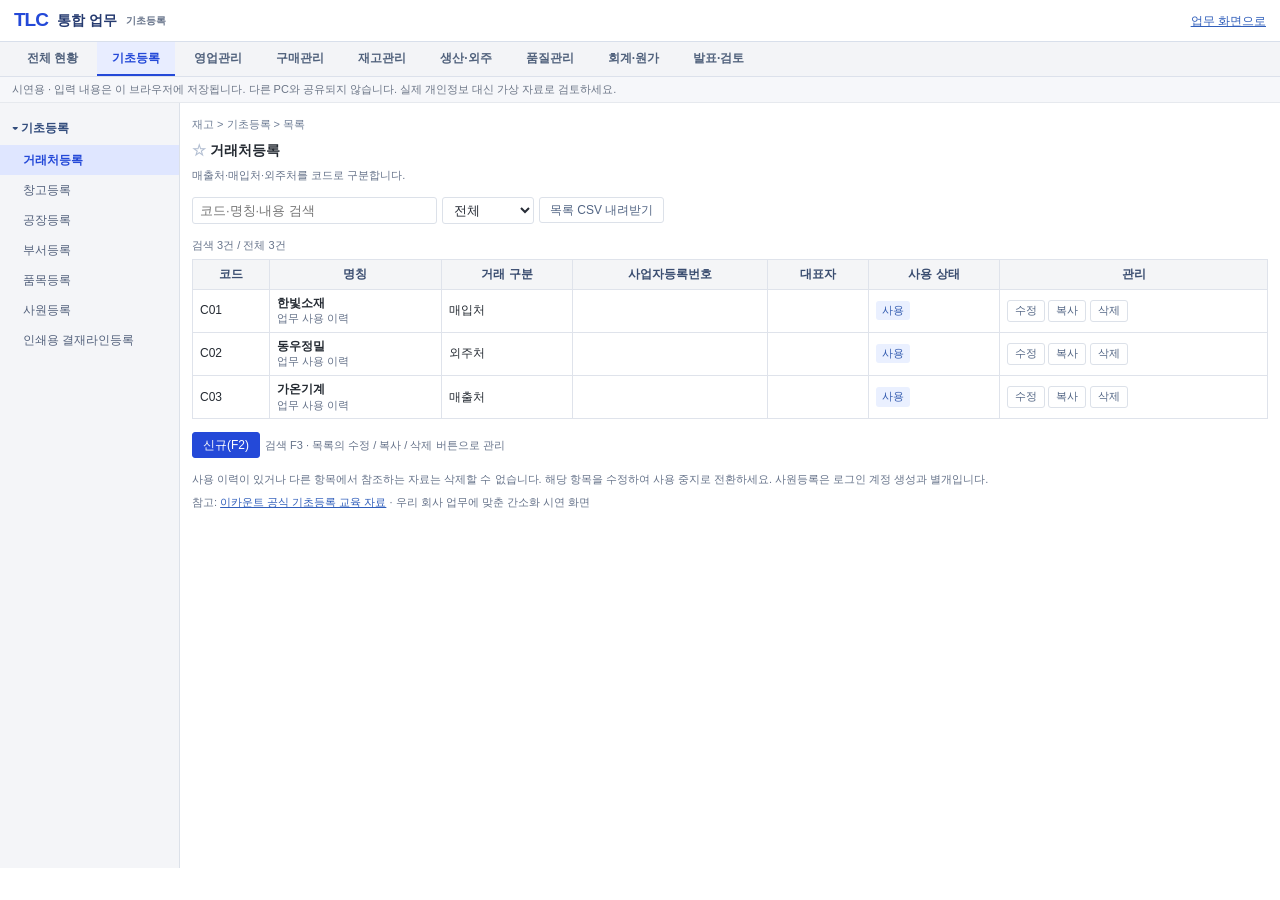
<file: master.html>
<!doctype html><html lang="ko"><meta charset="utf-8"><meta name="viewport" content="width=device-width, initial-scale=1"><title>TLC 기초등록</title><link rel="stylesheet" href="erp.css?v=20261020"><body class="master"><header class="erp-top"><div class="erp-brand"><b>TLC</b> 통합 업무 <small>기초등록</small></div><a href="demo.html">업무 화면으로</a></header><div class="erp-topnav"><a href="demo.html">전체 현황</a><a href="master.html">기초등록</a><a href="demo.html?module=orders">영업관리</a><a href="demo.html?module=purchase">구매관리</a><a href="demo.html?module=inventory">재고관리</a><a href="demo.html?module=production">생산·외주</a><a href="demo.html?module=quality">품질관리</a><a href="demo.html?module=finance">회계·원가</a><a href="index.html">발표·검토</a></div><div class="notice">시연용 · 입력 내용은 이 브라우저에 저장됩니다. 다른 PC와 공유되지 않습니다. 실제 개인정보 대신 가상 자료로 검토하세요.</div><main><nav id="nav" aria-label="기초등록 메뉴"></nav><section><div class="erp-crumb">재고 &gt; 기초등록 &gt; 목록</div><h2 id="title"></h2><p id="desc" class="muted"></p><div class="toolbar"><input id="query" aria-label="코드 명칭 검색" placeholder="코드·명칭·내용 검색"><select id="filter" aria-label="사용 상태"><option>전체</option><option>사용</option><option>사용 중지</option></select><button id="export">목록 CSV 내려받기</button></div><p id="count" class="muted"></p><div id="list" class="scroll"></div><div class="toolbar noprint"><button id="add" class="primary">신규(F2)</button><span class="muted">검색 F3 · 목록의 수정 / 복사 / 삭제 버튼으로 관리</span></div><div id="preview"></div><p class="muted noprint">사용 이력이 있거나 다른 항목에서 참조하는 자료는 삭제할 수 없습니다. 해당 항목을 수정하여 사용 중지로 전환하세요. 사원등록은 로그인 계정 생성과 별개입니다.</p><p class="muted noprint">참고: <a href="https://download.ecounterp.com/doc_Ecount_beginner_Inventory.pdf" target="_blank" rel="noopener">이카운트 공식 기초등록 교육 자료</a> · 우리 회사 업무에 맞춘 간소화 시연 화면</p></section></main><dialog id="editor"><form id="form"><h2 id="formTitle"></h2><p class="muted">* 필수 항목 · 저장 후 같은 브라우저에서 다시 확인할 수 있습니다.</p><div id="fields" class="fields"></div><div id="lines"></div><p id="error" class="error" role="alert"></p><div class="foot"><button type="button" id="cancel">취소</button><button type="submit" class="primary">저장</button></div></form></dialog><div id="status" class="toast" role="status"></div>
<script>
'use strict';
const KEY='tlc-master-v1', $=s=>document.querySelector(s), esc=v=>String(v??'').replace(/[&<>"']/g,c=>({'&':'&amp;','<':'&lt;','>':'&gt;','"':'&quot;',"'":'&#39;'}[c]));
const schemas={
partners:{title:'거래처등록',desc:'매출처·매입처·외주처를 코드로 구분합니다.',fields:[['type','거래 구분',['매출처','매입처','외주처','매출·매입'],'req'],['business','사업자등록번호'],['ceo','대표자'],['contact','거래처 담당자'],['phone','연락처','tel'],['email','이메일','email'],['address','주소'],['payment','결제 조건'],['owner','사내 담당자','@employees']]},
warehouses:{title:'창고등록',desc:'공장과 연결하여 원소재·재공품·완제품·보류품 위치를 구분합니다.',fields:[['factory','소속 공장','@factories','req'],['type','창고 구분',['원소재','재공품','완제품','보류품','일반'],'req'],['location','상세 위치'],['owner','담당 사원','@employees']]},
factories:{title:'공장등록',desc:'공장과 외주 공장을 별도로 등록하고 창고·부서·사원을 연결합니다.',fields:[['type','공장 구분',['자체 공장','외주 공장'],'req'],['address','주소'],['phone','연락처','tel'],['partner','외주 거래처','@partners']]},
departments:{title:'부서등록',desc:'부서별 소속 공장과 담당자를 관리합니다.',fields:[['factory','소속 공장','@factories'],['owner','부서 책임자','@employees'],['phone','내선 번호']]},
items:{title:'품목등록',desc:'품번·규격·단위·기본 단가를 등록합니다. BOM과 도면의 승인 버전은 별도 제품 프로젝트에서 관리할 예정입니다.',fields:[['type','품목 구분',['제품','반제품','원재료','부재료','상품','서비스'],'req'],['spec','규격'],['material','재질'],['unit','단위',['개','세트','킬로그램','미터','밀리미터'],'req'],['buy','기본 매입단가','number'],['sell','기본 매출단가','number'],['safety','안전재고','number'],['stock','재고 관리',['사용','사용 안함'],'req'],['partner','기본 구매처','@partners'],['warehouse','기본 창고','@warehouses']]},
employees:{title:'사원등록',desc:'작업지시·부서·인쇄 결재란에서 선택할 사원 정보를 등록합니다.',fields:[['department','소속 부서','@departments','req'],['factory','소속 공장','@factories'],['position','직위'],['phone','업무 연락처','tel'],['email','업무 이메일','email'],['joined','입사일','date']]},
approvals:{title:'인쇄용 결재라인등록',desc:'문서 종류별 결재란 제목과 담당자 순서를 지정합니다. 실제 전자결재 승인 기능과는 별개입니다.',fields:[['document','적용 출력물',['발주서','외주발주서','거래명세서','검사성적서','작업지시서'],'req']]}
};
const seed={factories:[{code:'F01',name:'1공장',type:'자체 공장',used:true},{code:'F02',name:'2공장',type:'자체 공장',used:true}],departments:[{code:'D01',name:'생산',factory:'F01'},{code:'D02',name:'품질',factory:'F01'},{code:'D03',name:'관리',factory:'F02'}],employees:[{code:'E01',name:'김현장',department:'D01',factory:'F01',position:'담당',used:true},{code:'E02',name:'이품질',department:'D02',factory:'F01',position:'팀장',used:true},{code:'E03',name:'박관리',department:'D03',factory:'F02',position:'책임자'}],warehouses:[{code:'W01',name:'1공장 소재창고',factory:'F01',type:'원소재',used:true},{code:'W02',name:'2공장 완제품창고',factory:'F02',type:'완제품',used:true}],partners:[{code:'C01',name:'한빛소재',type:'매입처',used:true},{code:'C02',name:'동우정밀',type:'외주처',used:true},{code:'C03',name:'가온기계',type:'매출처',used:true}],items:Array.from({length:20},(_,i)=>({code:'P'+String(i+1).padStart(3,'0'),name:['하우징','브래킷','커버','샤프트'][i%4]+' '+(i+1),type:'제품',spec:'도면 규격',material:'AL6061',unit:'개',buy:'0',sell:'50000',safety:'10',stock:'사용',warehouse:'W02',used:true})),approvals:[{code:'A01',name:'발주 기본 결재란',document:'발주서',lines:[{label:'작성',employee:'E01'},{label:'검토',employee:'E02'},{label:'승인',employee:'E03'}]}]};
for(const rows of Object.values(seed))for(const r of rows){r.active='사용';r.note='가상 자료';}
let db=structuredClone(seed), storageOK=true;
try{const raw=localStorage.getItem(KEY);if(raw){const parsed=JSON.parse(raw);if(!Object.keys(schemas).every(k=>Array.isArray(parsed[k])))throw Error('invalid');db=parsed;}}catch(e){storageOK=false;}
let kind='partners',editing=null,draftLines=[],previewCode=null;
function notify(t){$('#status').textContent=t;clearTimeout(notify.timer);notify.timer=setTimeout(()=>$('#status').textContent='',4500)}
function persist(next){if(!storageOK)throw Error('기존 저장자료를 읽지 못했습니다. 다른 브라우저 또는 저장 설정을 확인하세요.');localStorage.setItem(KEY,JSON.stringify(next));db=next;}
function refName(k,c){return db[k].find(r=>r.code===c)?.name||c||'—'}
function render(){
 $('#nav').innerHTML=Object.entries(schemas).map(([k,s])=>`<button data-kind="${k}" class="${k===kind?'active':''}">${s.title}</button>`).join('');$('#title').textContent=schemas[kind].title;$('#desc').textContent=schemas[kind].desc;
 const q=$('#query').value.trim().toLowerCase(), status=$('#filter').value, rows=db[kind].filter(r=>(status==='전체'||r.active===status)&&JSON.stringify(r).toLowerCase().includes(q));
 $('#count').textContent=`검색 ${rows.length}건 / 전체 ${db[kind].length}건`;const cols=schemas[kind].fields.slice(0,3);
 $('#list').innerHTML=`<table><thead><tr><th>코드</th><th>명칭</th>${cols.map(c=>`<th>${c[1]}</th>`).join('')}<th>사용 상태</th><th>관리</th></tr></thead><tbody>${rows.map(r=>`<tr><td>${esc(r.code)}</td><td><b>${esc(r.name)}</b>${r.used?'<br><small>업무 사용 이력</small>':''}</td>${cols.map(c=>`<td>${esc(typeof c[2]==='string'&&c[2].startsWith('@')?refName(c[2].slice(1),r[c[0]]):r[c[0]])}</td>`).join('')}<td><span class="badge ${r.active==='사용'?'':'inactive'}">${esc(r.active)}</span></td><td><button data-edit="${esc(r.code)}">수정</button> <button data-copy="${esc(r.code)}">복사</button> <button data-delete="${esc(r.code)}">삭제</button> ${kind==='approvals'?`<button data-preview="${esc(r.code)}">인쇄 미리보기</button>`:''}</td></tr>`).join('')||'<tr><td colspan="8">등록 자료가 없습니다. 신규 등록을 눌러주세요.</td></tr>'}</tbody></table>`;
 $('#preview').innerHTML='';if(!storageOK)notify('저장 자료를 읽지 못했습니다. 입력 저장을 중지했습니다.');
}
function field(f,val){const[key,label,type,req]=f;let el;
 if(Array.isArray(type))el=`<select name="${key}" ${req?'required':''}>${type.map(v=>`<option ${v===val?'selected':''}>${esc(v)}</option>`).join('')}</select>`;
 else if(type?.startsWith('@')){const rows=db[type.slice(1)].filter(r=>r.active==='사용'||r.code===val);el=`<select name="${key}" ${req?'required':''}><option value="">선택</option>${rows.map(r=>`<option value="${esc(r.code)}" ${r.code===val?'selected':''}>${esc(r.name)} (${esc(r.code)})${r.active==='사용'?'':' · 사용 중지'}</option>`).join('')}</select>`;}
 else el=`<input name="${key}" type="${type||'text'}" ${req?'required':''} ${type==='number'?'min="0" step="any"':''} maxlength="200" value="${esc(val)}">`;
 return `<label>${esc(label)}${req?' *':''}${el}</label>`;
}
function openEditor(code,copy=false){const r=code?db[kind].find(x=>x.code===code):{};editing=copy?null:code||null;$('#formTitle').textContent=schemas[kind].title+' · '+(editing?'수정':copy?'복사 등록':'신규');$('#error').textContent='';
 $('#fields').innerHTML=field(['code','코드','text','req'],copy?'':r.code)+field(['name','명칭','text','req'],copy?r.name+' 복사':r.name)+schemas[kind].fields.map(f=>field(f,r[f[0]])).join('')+field(['active','사용 상태',['사용','사용 중지']],r.active||'사용')+field(['note','비고'],r.note);
 $('#fields [name=code]').readOnly=!!editing;draftLines=structuredClone(r.lines||[{label:'작성',employee:''},{label:'검토',employee:''},{label:'승인',employee:''}]);renderLines();$('#editor').showModal();$('#fields input').focus();}
function renderLines(){ $('#lines').innerHTML=kind!=='approvals'?'':`<h3>결재란 순서</h3><p class="muted">왼쪽부터 인쇄됩니다. 1~6칸까지 등록할 수 있으며 서명은 빈칸으로 출력합니다.</p>${draftLines.map((r,i)=>`<div class="approval-row"><input aria-label="${i+1}번 결재란 제목" data-label="${i}" value="${esc(r.label)}" placeholder="작성·검토·승인" maxlength="15"><select aria-label="${i+1}번 담당 사원" data-employee="${i}"><option value="">담당자 미지정</option>${db.employees.filter(e=>e.active==='사용'||e.code===r.employee).map(e=>`<option value="${esc(e.code)}" ${e.code===r.employee?'selected':''}>${esc(e.name)}</option>`).join('')}</select><button type="button" data-up="${i}" ${i===0?'disabled':''} aria-label="앞으로 이동">←</button><button type="button" data-down="${i}" ${i===draftLines.length-1?'disabled':''} aria-label="뒤로 이동">→</button><button type="button" data-remove="${i}" ${draftLines.length===1?'disabled':''}>삭제</button></div>`).join('')}<button type="button" id="addLine" ${draftLines.length>=6?'disabled':''}>+ 결재란 추가</button>`;}
function references(code){const found=[];for(const[k,s]of Object.entries(schemas))for(const r of db[k]){if(s.fields.some(f=>f[2]==='@'+kind&&r[f[0]]===code)||(kind==='employees'&&k==='approvals'&&r.lines?.some(l=>l.employee===code)))found.push(s.title+' '+r.name);}return found;}
function remove(code){const r=db[kind].find(x=>x.code===code), refs=references(code);if(r.used||refs.length){alert('삭제할 수 없습니다. '+(r.used?'업무 사용 이력이 있습니다. ':'' )+refs.join(', ')+'\n수정에서 사용 중지로 전환하세요.');return;}if(!confirm(r.name+' 항목을 삭제하시겠습니까?'))return;try{const next=structuredClone(db);next[kind]=next[kind].filter(x=>x.code!==code);persist(next);render();notify('삭제했습니다.');}catch(e){notify('저장 실패: '+e.message)}}
$('#form').addEventListener('submit',e=>{e.preventDefault();const r=Object.fromEntries(new FormData(e.target));try{
 for(const k of Object.keys(r))r[k]=r[k].trim();if(!r.code||!r.name)throw Error('코드와 명칭을 입력하세요.');if(!/^[A-Za-z0-9_-]{1,30}$/.test(r.code))throw Error('코드는 영문·숫자·밑줄·하이픈 30자 이내로 입력하세요.');
 if(db[kind].some(x=>x.code.toLowerCase()===r.code.toLowerCase()&&x.code!==editing))throw Error('이미 등록된 코드입니다.');
 for(const f of schemas[kind].fields){if(f[3]&&!r[f[0]])throw Error(f[1]+' 항목을 입력하세요.');if(f[2]==='number'&&r[f[0]]&&(Number(r[f[0]])<0||!Number.isFinite(Number(r[f[0]]))))throw Error(f[1]+'은 0 이상의 숫자여야 합니다.');if(typeof f[2]==='string'&&f[2].startsWith('@')&&r[f[0]]){const target=db[f[2].slice(1)].find(x=>x.code===r[f[0]]);const old=db[kind].find(x=>x.code===editing);if(!target||(target.active!=='사용'&&old?.[f[0]]!==r[f[0]]))throw Error(f[1]+'의 사용 가능한 항목을 선택하세요.');}}
 if(kind==='partners'&&r.business&&!/^\d{3}-?\d{2}-?\d{5}$/.test(r.business))throw Error('사업자등록번호는 숫자 10자리로 입력하세요.');if(kind==='factories'&&r.type==='외주 공장'&&!r.partner)throw Error('외주 공장의 거래처를 선택하세요.');
 if(kind==='approvals'){if(draftLines.some(x=>!x.label.trim()))throw Error('결재란 제목을 입력하세요.');r.lines=structuredClone(draftLines);}
 const next=structuredClone(db),i=next[kind].findIndex(x=>x.code===editing);r.updated=new Date().toISOString();if(i>=0){r.used=next[kind][i].used;next[kind][i]=r;}else next[kind].push(r);persist(next);$('#editor').close();render();notify('저장했습니다.');
 }catch(err){$('#error').textContent=err.message;}});
function preview(code){const r=db.approvals.find(x=>x.code===code);$('#preview').innerHTML=`<div class="preview"><div class="toolbar noprint"><b>인쇄 미리보기</b><button id="print">인쇄 / PDF 저장</button></div><h2>${esc(r.document)}</h2><p>${esc(r.name)} · 가상 출력 예시</p><table class="approval"><tr>${r.lines.map(l=>`<th>${esc(l.label)}</th>`).join('')}</tr><tr>${r.lines.map(l=>`<td>${l.employee?esc(refName('employees',l.employee)):''}<br><small>서명: __________</small></td>`).join('')}</tr></table><p>문서번호: 예시-001　　품목 및 수량: 업무 문서에서 연결 예정</p><p class="muted">인쇄용 결재란 예시이며 승인 완료를 의미하지 않습니다.</p></div>`;$('#preview').scrollIntoView({behavior:'smooth'});}
document.addEventListener('keydown',e=>{if(e.key==='F2'&&!$('#editor').open){e.preventDefault();openEditor();}if(e.key==='F3'){e.preventDefault();$('#query').focus();}});
document.addEventListener('click',e=>{const b=e.target.closest('button');if(!b)return;const d=b.dataset;if(d.kind){kind=d.kind;$('#query').value='';$('#filter').value='전체';render();}if(d.edit)openEditor(d.edit);if(d.copy)openEditor(d.copy,true);if(d.delete)remove(d.delete);if(d.preview)preview(d.preview);if(b.id==='add')openEditor();if(b.id==='cancel')$('#editor').close();if(b.id==='addLine'){draftLines.push({label:'승인',employee:''});renderLines();}if(d.up!==undefined){const i=+d.up;[draftLines[i-1],draftLines[i]]=[draftLines[i],draftLines[i-1]];renderLines();}if(d.down!==undefined){const i=+d.down;[draftLines[i+1],draftLines[i]]=[draftLines[i],draftLines[i+1]];renderLines();}if(d.remove!==undefined){draftLines.splice(+d.remove,1);renderLines();}if(b.id==='print')window.print();if(b.id==='export')download();});
$('#lines').addEventListener('input',e=>{if(e.target.dataset.label!==undefined)draftLines[+e.target.dataset.label].label=e.target.value;if(e.target.dataset.employee!==undefined)draftLines[+e.target.dataset.employee].employee=e.target.value;});
$('#query').addEventListener('input',render);$('#filter').addEventListener('change',render);
function download(){const cols=[['code','코드'],['name','명칭'],...schemas[kind].fields,['active','사용 상태'],['note','비고']];const quote=v=>'"'+String(v??'').replace(/^[=+@-]/,"'$&").replace(/"/g,'""')+'"';const csv=[cols.map(c=>quote(c[1])).join(','),...db[kind].map(r=>cols.map(c=>quote(typeof c[2]==='string'&&c[2].startsWith('@')?refName(c[2].slice(1),r[c[0]]):r[c[0]])).join(','))].join('\r\n');const url=URL.createObjectURL(new Blob(['\ufeff'+csv],{type:'text/csv;charset=utf-8'}));const a=document.createElement('a');a.href=url;a.download=schemas[kind].title+'.csv';a.click();URL.revokeObjectURL(url);}
window.addEventListener('storage',e=>{if(e.key===KEY){notify('다른 탭에서 기초자료가 변경되었습니다. 새로고침 후 사용하세요.');storageOK=false;}});render();
</script></html>
</file>
<file: style.css>
@import url("erp.css?v=20261020");
</file>
<file: erp.css>
:root{--ink:#242a32;--sub:#66738a;--line:#dce1e9;--paper:#fff;--blue:#2449d8;--teal:#2449d8;--soft:#eaf0ff;--brand:#2449d8;--edge:#dce1e9;--base:#f5f6f8;--bad:#bc2937;--warn:#9c6400;--lime:#e8edff}*{box-sizing:border-box}body{margin:0;background:#fff;color:var(--ink);font:12px/1.5 'Malgun Gothic','맑은 고딕',Dotum,Arial,sans-serif;color-scheme:light}button,input,select,textarea{font:inherit}button,a,input,select,textarea{outline-offset:2px}button:focus-visible,a:focus-visible,input:focus-visible,select:focus-visible,textarea:focus-visible{outline:2px solid #5277ed}button,.button{display:inline-flex;align-items:center;justify-content:center;gap:5px;min-height:26px;padding:3px 10px;color:#526584;background:#fff;border:1px solid var(--line);border-radius:3px;text-decoration:none;cursor:pointer;white-space:nowrap}button:hover,.button:hover{background:#eaf0ff;border-color:#a5b5e3}button:disabled{opacity:.4;cursor:default}button.primary,.primary{background:var(--blue);border-color:var(--blue);color:#fff}a{color:#315fbb}h1,h2,h3,p{margin:0}h1,h2{font-size:14px;line-height:1.5;font-weight:700;letter-spacing:0}h3{font-size:12px}p{margin:6px 0}small,.muted,.hint{font-size:11px;color:var(--sub)}[hidden]{display:none!important}input,select,textarea{font-size:13px;min-height:27px;border:1px solid #dce1e9;border-radius:3px;padding:3px 7px;background:#fff;color:#272c36;max-width:100%}input:focus,select:focus,textarea:focus{border-color:#7c9df0}input[readonly]{background:#f4f5f8}textarea{min-height:70px;resize:vertical}.actions{display:flex;gap:5px;align-items:center;flex-wrap:wrap}.scroll,.tablewrap{overflow:auto}table{width:100%;border-collapse:collapse;white-space:nowrap;font-size:12px}th,td{padding:5px 7px;border:1px solid #dfe3eb;height:30px;line-height:1.4}th{background:#f4f5f7;color:#3a4d70;font-size:12px;font-weight:600;text-align:center}td{background:#fff}tbody tr:hover td{background:#e8f3fc}td small{display:block}td button{min-height:22px;padding:1px 7px;font-size:11px}button.on,button.active{color:#fff;background:var(--blue);border-color:var(--blue)}.erp-top,.top,.mast{min-height:42px;display:flex;align-items:center;justify-content:space-between;padding:5px 14px;background:#fff;border-bottom:1px solid #d8dfeb;gap:15px}.erp-brand,.brand,.logo{font-size:14px;font-weight:700;text-decoration:none;display:flex;align-items:center;gap:9px;color:#263b70}.erp-brand b,.brand b,.logo b{font-size:19px;color:var(--blue);letter-spacing:-1px}.erp-brand small,.logo small{font-size:10px}.erp-topnav{display:flex;align-items:center;gap:4px;min-height:34px;background:#f3f4f7;border-bottom:1px solid #dce1eb;padding:0 12px;overflow:auto}.erp-topnav a,.erp-topnav button{border:0;border-radius:0;background:transparent;font-weight:600;color:#50617c;padding:7px 15px;min-height:34px;text-decoration:none;white-space:nowrap}.erp-topnav .on,.erp-topnav a:hover{color:var(--blue);background:#e8edff;box-shadow:inset 0 -2px var(--blue)}.erp-subnav{display:flex;gap:3px;padding:4px 12px 4px 194px;background:white;border-bottom:1px solid #e4e8ee;overflow:auto}.erp-subnav a{white-space:nowrap;text-decoration:none;padding:2px 10px}.erp-crumb{font-size:11px;color:#6d7c94;padding:3px 0 8px}.erp-crumb b{color:#315fc2}.sample,.notice{padding:4px 12px;background:#f6f7fa;color:#6b7586;font-size:11px;border-bottom:1px solid #e6e9ee}.shell{display:grid;grid-template-columns:180px minmax(0,1fr);min-height:calc(100vh - 110px)}.shell>aside{background:#f4f5f8;border-right:1px solid #dce1e9;padding:8px 0}.shell>aside small{padding:7px 12px;display:block}.shell>aside button{display:flex;width:100%;justify-content:flex-start;text-align:left;border:0;background:transparent;color:#53617c;border-radius:0;padding:5px 10px 5px 24px;min-height:29px}.shell>aside button.on{background:#dfe6ff;color:#2449d8;font-weight:700}.shell>aside summary{cursor:pointer;padding:6px 12px;color:#3e5073;font-weight:600}.shell>aside details{margin-bottom:3px}.shell>main{min-width:0;padding:10px 12px 35px}.navnum{display:none}.heading{display:flex;justify-content:space-between;align-items:center;gap:10px;margin-bottom:8px}.heading h2:before{content:'☆';margin-right:7px;color:#b8c4d8;font-size:17px}.heading .subtitle{font-size:11px;color:#8590a0;margin:2px 0}.tabs{display:flex;gap:6px;padding:4px 0 8px;border-bottom:1px solid #e4e8ee;margin-bottom:8px}.tabs button{border:0;border-radius:12px;background:#e9efff;color:#6680b5;min-height:24px;padding:2px 12px}.tabs button.on{background:var(--blue);color:white}.panel{background:white;border:1px solid #dfe3ea;margin:10px 0;overflow:hidden}.panelhead{padding:6px 9px;display:flex;justify-content:space-between;align-items:center;background:#f6f7f9;border-bottom:1px solid #dfe3ea;gap:6px}.pad{padding:10px}.panel .scroll table{border-left:0;border-right:0}.tiles,.compact-summary{display:flex;flex-wrap:wrap;gap:0;border:1px solid #e1e5ec;margin:8px 0;background:#f8f9fc;width:fit-content;max-width:100%}.tile{padding:5px 13px;border-right:1px solid #e1e5ec;min-width:125px;background:transparent}.tile:last-child{border-right:0}.tile strong{font-size:15px;display:inline;margin-left:8px;color:#324b83}.tile small{font-size:11px}.tile small:last-child{display:block;font-size:10px}.tag,.badge{font-size:11px;padding:2px 6px;display:inline-block;border-radius:3px;background:#eaf0ff;color:#345cb0;white-space:nowrap}.tag.bad{background:#fcebed;color:#a32732}.tag.warn{background:#fff2d9;color:#8b5900}.tag.gray,.inactive{background:#eef0f4;color:#758097}.split{display:grid;grid-template-columns:1.2fr 1fr;gap:10px}.formgrid{display:grid;grid-template-columns:repeat(2,minmax(0,1fr));gap:0;border-top:1px solid #dfe3eb;border-left:1px solid #dfe3eb}.formgrid label{display:grid;grid-template-columns:120px minmax(0,1fr);align-items:center;gap:8px;padding:5px 8px;background:linear-gradient(to right,#f4f5f8 128px,#fff 128px);border-bottom:1px solid #dfe3eb;border-right:1px solid #dfe3eb;color:#4b608d;font-size:12px}.formgrid input,.formgrid select{width:100%}.formgrid .full{grid-column:1/-1}.formfoot{display:flex;gap:10px;justify-content:space-between;align-items:center;padding:10px 0;border-top:1px solid #dfe3eb;margin-top:10px}.lineitem{display:grid;grid-template-columns:2fr 1fr 1fr;gap:7px}.attach{border:1px dashed #bfc9d9;padding:12px;color:#71809a;background:#fafbfc}.stepflow{display:flex;gap:4px;flex-wrap:wrap;padding:8px}.stepflow span{padding:4px 8px;background:#edf1f8;border:1px solid #d8e0ed}.sheet,.wk-paper{background:#fff;color:#222;max-width:900px;margin:15px auto;padding:24px;border:1px solid #d6dce5}.sheet h2,.wk-paper h2{text-align:center;font-size:24px;margin:12px 0 20px}.money{text-align:right;font-variant-numeric:tabular-nums}.bar,.minibar{height:4px;background:#e4e9f1;overflow:hidden}.bar>i,.minibar>i,.bar>span,.minibar>span{display:block;height:100%;background:#6d88bd}.gantt{min-width:750px}.gbar{height:16px;background:#7b95cc;border-radius:2px}.weektools,.weeklegend,.machinefilters{display:flex;align-items:center;gap:6px;flex-wrap:wrap;padding:7px 0}.weeklyscroll{overflow:auto;max-height:70vh}.weeklytable{min-width:1450px}.weeklytable th{position:sticky;top:0;z-index:2}.weeklytable td{font-size:11px;padding:4px 6px}.weeklytable .currentweek{background:#eaf2ff}.weeklytable .futureweek{background:#fafbfc}.weeknums{display:flex;gap:6px}.weeknums b{font-size:12px}.machinegrid{display:grid;grid-template-columns:repeat(4,minmax(0,1fr));gap:5px;padding:8px}.machine{border:1px solid #dbe1eb;padding:8px;background:#fff;min-width:0}.machinehead{display:flex;justify-content:space-between;gap:5px}.machine h3{font-size:12px}.machine p{font-size:11px;margin:5px 0;overflow-wrap:anywhere}.machine small{font-size:10px}.machineissue{background:#f5f6f9;border-top:1px solid #e3e7ee;padding:4px;margin-top:5px;min-height:44px;font-size:10px}.machine[data-state="가공 중"] .tag{background:#08733f;color:white}.machine[data-state="작업 대기"] .tag{background:#925300;color:white}.machine[data-state="무인 가동"] .tag{background:#2454b8;color:white}.machine[data-state="수리 중"] .tag{background:#b5212e;color:white}.machine[data-state="셋업 중"] .tag{background:#7041a4;color:white}.machine[data-state="품질 보류"] .tag{background:#8c386f;color:white}.machine[data-state="비가동"] .tag{background:#596477;color:white}.machinefilters button.on{background:#384b66;color:#fff}.mobilearea{display:grid;grid-template-columns:390px minmax(0,1fr);gap:16px;padding:10px}.phone{border:1px solid #c6cfdd;max-width:430px;width:100%;padding:12px;background:#fff}.phone h3{font-size:15px}.phone input,.phone select{min-height:38px;font-size:16px;width:100%}.phone button{min-height:42px;font-size:14px}.mobilebuttons{display:flex;gap:6px;margin:10px 0;flex-wrap:wrap}.mobilehelp{padding:14px;background:#f5f7fb;border:1px solid #e0e5ef}.aianswer{border-left:3px solid #5273d3;background:#f7f9fd;padding:12px;margin-top:12px}.wk-doc-brand,.wk-meta,.wk-total{display:flex;justify-content:space-between;gap:12px;flex-wrap:wrap;padding:10px 0;border-bottom:1px solid #d8dfe9}.wk-foot{padding:12px 0}.wk-paper footer{font-size:10px;margin-top:20px}.boardonly{display:block}.boardonly>aside{display:none}.boardonly>main{padding:5px}.boardonly .weeklyscroll{max-height:85vh}#tlc-toast,.toast{position:fixed;bottom:20px;left:50%;transform:translateX(-50%);background:#243f84;color:#fff;padding:9px 18px;z-index:100}.toast:empty{display:none}
/* Registration */
body.master>main{display:grid;grid-template-columns:180px minmax(0,1fr);min-height:85vh}.master #nav{padding:8px 0;background:#f4f5f8;border-right:1px solid #dce1e9}.master #nav:before{content:'▾ 기초등록';display:block;color:#334d7d;padding:8px 12px;font-weight:bold}.master #nav button{display:block;width:100%;text-align:left;border:0;border-radius:0;background:transparent;padding:6px 10px 6px 23px;color:#53617c}.master #nav button.active{background:#dfe6ff;color:#2449d8;font-weight:bold}.master main>section{padding:10px 12px;min-width:0}.master #title{margin-bottom:5px}.master #title:before{content:'☆ ';color:#b3bfd2}.toolbar{display:flex;gap:5px;align-items:center;flex-wrap:wrap;padding:5px 0;margin:8px 0}.master .toolbar input{width:245px}.master #count{margin:5px 0}.master dialog{width:800px;max-width:96vw;max-height:90vh;overflow:auto;border:1px solid #7b90d8;padding:0;background:#fff;color:#27344b;border-radius:0;box-shadow:0 5px 25px #17305c30}.master dialog::backdrop{background:#24385830}.master #formTitle{background:#2449d8;color:white;padding:7px 12px;font-size:13px}.master #form>p,.master #form>.foot{margin:10px 12px}.master .fields{display:grid;grid-template-columns:1fr 1fr;margin:10px 12px;border-top:1px solid #dfe3eb;border-left:1px solid #dfe3eb;gap:0}.master .fields label{display:grid;grid-template-columns:105px minmax(0,1fr);align-items:center;gap:8px;padding:5px 8px;background:linear-gradient(to right,#f4f5f8 113px,#fff 113px);color:#4b608d;border-right:1px solid #dfe3eb;border-bottom:1px solid #dfe3eb}.master label input,.master label select{width:100%;min-width:0}.master #lines{padding:0 12px}.approval-row{display:grid;grid-template-columns:1fr 1.4fr auto auto auto;gap:5px;margin:6px 0}.approval{width:auto;margin-left:auto}.approval th,.approval td{min-width:85px;text-align:center}.approval td{height:65px}.preview{border:1px solid #dce1e9;padding:22px;margin:14px 0}.foot{display:flex;gap:5px;justify-content:flex-start;border-top:1px solid #e0e4ed;padding-top:8px}.error{color:#b32334;white-space:pre-wrap}
/* Presentation and review portal */
.portal .top{position:sticky;top:0;z-index:10}.portal .top nav{display:flex;gap:3px}.portal .top nav button{border:0}.portal .edition{font-size:11px;color:#77839a}.portal>.portal-frame{display:grid;grid-template-columns:180px minmax(0,1fr)}.portal .portal-tree{background:#f4f5f8;border-right:1px solid #dce1e9;padding:10px 0;min-height:90vh}.portal-tree h3{padding:8px 12px;color:#40527a}.portal-tree button,.portal-tree a{display:block;width:100%;border:0;border-radius:0;background:transparent;text-align:left;text-decoration:none;color:#53617c;padding:6px 12px 6px 22px}.portal-tree button:hover,.portal-tree a:hover{background:#e2e9fc}.portal-frame>main{min-width:0}.view{max-width:none;padding:12px}.sectionhead{display:flex;justify-content:space-between;align-items:center;gap:10px;margin:0 0 10px}.sectionhead h1{font-size:15px}.eyebrow{font-size:10px;color:#7b8aa3;letter-spacing:0}.sectionhead p{font-size:11px;color:#738097}.erp-welcome{border:1px solid #dce1e9;margin-bottom:12px}.erp-welcome h1{padding:8px 12px;background:#f4f5f8;border-bottom:1px solid #dce1e9}.erp-welcome p{padding:0 12px}.erp-welcome .actions{padding:8px 12px}.entrygrid{display:block;border:1px solid #dce1e9}.entry{display:grid;width:100%;grid-template-columns:150px 1fr 2fr auto;border:0;border-bottom:1px solid #dce1e9;border-radius:0;text-align:left;justify-content:initial;padding:8px 12px;gap:10px}.entry p{margin:0;font-size:12px}.entry h3{font-size:12px}.num{font-size:11px;color:#7389b3}.scope{display:flex;gap:15px;flex-wrap:wrap;border:1px solid #e0e5ed;padding:8px;margin-top:12px;color:#687a94}.presentarea{background:#f4f5f8;padding:10px;border:1px solid #dce1e9}.presentarea>img{display:block;width:100%;max-height:70vh;object-fit:contain}.slidemeta,.slidecontrols{display:flex;justify-content:space-between;align-items:center;gap:8px;padding:6px}.dots{display:flex;justify-content:center;gap:4px;margin-top:8px}.dots button{font-size:11px;min-width:24px;padding:2px 6px}.presentbottom{display:flex;justify-content:space-between;gap:12px;padding:10px 0}.speaker{flex:1;border:1px solid #dce1e9;padding:8px}.speaker summary{cursor:pointer}.timer{display:flex;align-items:center;gap:7px}.demoguide,.demotool{display:flex;align-items:center;gap:6px;flex-wrap:wrap;padding:6px;background:#f6f7f9;border:1px solid #e0e5ee;margin-bottom:6px}.demotool{justify-content:space-between}.demotool>div{display:flex;gap:4px}iframe{display:block;width:100%;height:calc(100vh - 210px);min-height:560px;border:1px solid #dce1e9}.planlayout{display:grid;grid-template-columns:210px minmax(0,1fr);border:1px solid #dce1e9}.plantoc{padding:10px;background:#f5f6f8;max-height:85vh;overflow:auto;border-right:1px solid #dce1e9}.plantoc input{width:100%;margin:6px 0}.plantoc button{display:block;width:100%;text-align:left;justify-content:flex-start;border:0;border-radius:0;background:transparent;padding:5px 6px}.plantoc button.active{background:#e1e8ff;color:#2449d8}.docmain{min-width:0;padding:12px}.docnav,.docpager{display:flex;align-items:center;justify-content:space-between;padding:5px 0}.docmain article{padding:12px;line-height:1.8;font-size:13px}.docmain article h2{font-size:18px}.docmain article h3{font-size:14px;margin:18px 0 7px}.docmain article table{white-space:normal}.docmain article blockquote{border-left:3px solid #7996da;padding:8px 12px;background:#f5f7fc;margin:10px 0}.docflow{display:grid;grid-template-columns:1fr 1fr;gap:6px}.docflow span{padding:7px;background:#eef2fb;border:1px solid #dde4f0}.reviewnote{border:1px solid #dce1e9;padding:10px;background:#f8f9fc;margin-top:10px}.reviewnote textarea{width:100%}.reviewnote>div{display:flex;justify-content:space-between;align-items:center}.downloadlist>a{display:flex;align-items:center;gap:15px;text-decoration:none;color:#3e557f;border:1px solid #dce1e9;padding:12px;margin-top:-1px}.downloadlist h2{font-size:13px}.downloadlist>a>span:last-child{margin-left:auto}.filetag{padding:6px 10px;background:#edf1f9}.reviewguide{border:1px solid #dce1e9;padding:12px;margin-top:12px}.portal footer{font-size:10px;color:#7b879d;padding:8px 12px;border-top:1px solid #dce1e9;display:flex;justify-content:space-between}.portal #toast{position:fixed;bottom:20px;left:50%;transform:translateX(-50%);padding:8px 15px;color:#fff;background:#2449d8;display:none}.portal #toast.show{display:block}.presentarea:fullscreen{background:#fff;display:flex;flex-direction:column;justify-content:center}.presentarea:fullscreen>img{max-height:86vh}iframe:fullscreen{height:100vh}
@media(min-width:1200px){.machinegrid.expanded{grid-template-columns:repeat(8,minmax(0,1fr))}.machinegrid.expanded .machinehead{display:block}.machinegrid.expanded .machinehead .tag{margin-top:4px}}
@media(max-width:800px){.shell,body.master>main,.portal>.portal-frame{grid-template-columns:145px minmax(0,1fr)}.erp-subnav{padding-left:10px}.erp-topnav a,.erp-topnav button{padding:7px 10px}.split{grid-template-columns:1fr}.formgrid,.master .fields{grid-template-columns:1fr}.mobilearea{grid-template-columns:1fr}.mobilehelp{display:none}.entry{grid-template-columns:110px 1fr}.entry p,.entry>span:last-child{display:none}.planlayout{grid-template-columns:165px minmax(0,1fr)}}
@media(max-width:540px){.shell,body.master>main,.portal>.portal-frame{display:block}.shell>aside,.master #nav,.portal-tree{max-height:150px;overflow:auto;min-height:0!important}.portal .top{flex-wrap:wrap}.erp-topnav{gap:0}.erp-topnav button,.erp-topnav a{padding:7px 9px}.erp-brand small,.logo small{display:none}.machinegrid,.machinegrid.expanded{grid-template-columns:repeat(2,minmax(0,1fr))}.heading{align-items:flex-start;flex-wrap:wrap}.phone{max-width:100%}.planlayout{display:block}.plantoc{max-height:150px}.presentbottom{display:block}.timer{margin-top:8px}.master .fields label{grid-template-columns:95px 1fr}.erp-top,.mast{gap:8px}.mast .actions a,.mast .actions button{font-size:11px}.master .toolbar input{width:180px}}
@media print{.erp-top,.erp-topnav,.erp-subnav,.top,.mast,.sample,.notice,aside,nav,.toolbar,.wk-noprint,.noprint,.tabs,.heading,.erp-crumb,#tlc-head,#tlc-tabs,dialog,.toast,#tlc-toast,.portal-tree{display:none!important}.shell,body.master>main,.portal>.portal-frame{display:block}.shell>main,body.master main>section{padding:0}.wk-paper,.sheet,.preview{border:0;padding:0;box-shadow:none}.wk-paper{break-after:page}.scroll,.weeklyscroll{overflow:visible;max-height:none}table{font-size:10px}.master:has(#preview .preview) #list,.master:has(#preview .preview) #title,.master:has(#preview .preview) #desc,.master:has(#preview .preview) #count{display:none}.portal .view:not(#plan),.portal footer,.portal .plantoc,.portal .docnav,.portal .docpager,.portal .reviewnote,.portal .sectionhead{display:none!important}.portal #plan{display:block!important}.portal .planlayout{display:block;border:0}.portal article{padding:0}}

.master .erp-topnav a[href="master.html"]{color:#2449d8;background:#e8edff;box-shadow:inset 0 -2px #2449d8}
.gantt{display:grid;grid-template-columns:120px repeat(4,minmax(130px,1fr));gap:1px;background:#dfe5ee;padding:1px}.gantt>*{background:#fff;min-height:30px;padding:6px 8px}.gantt .gbar{height:auto;min-height:30px;background:#dce7fb;color:#2d4f92;border-left:3px solid #577ccc;font-size:11px}.gantt small{background:#f4f6fa;text-align:center}.phone .formgrid{grid-template-columns:1fr}#tlc-toast:empty{display:none}.weeknums em{font-style:normal;color:#48689c}.stepflow .active{background:#e4ecff;color:#315ec2}
</file>
